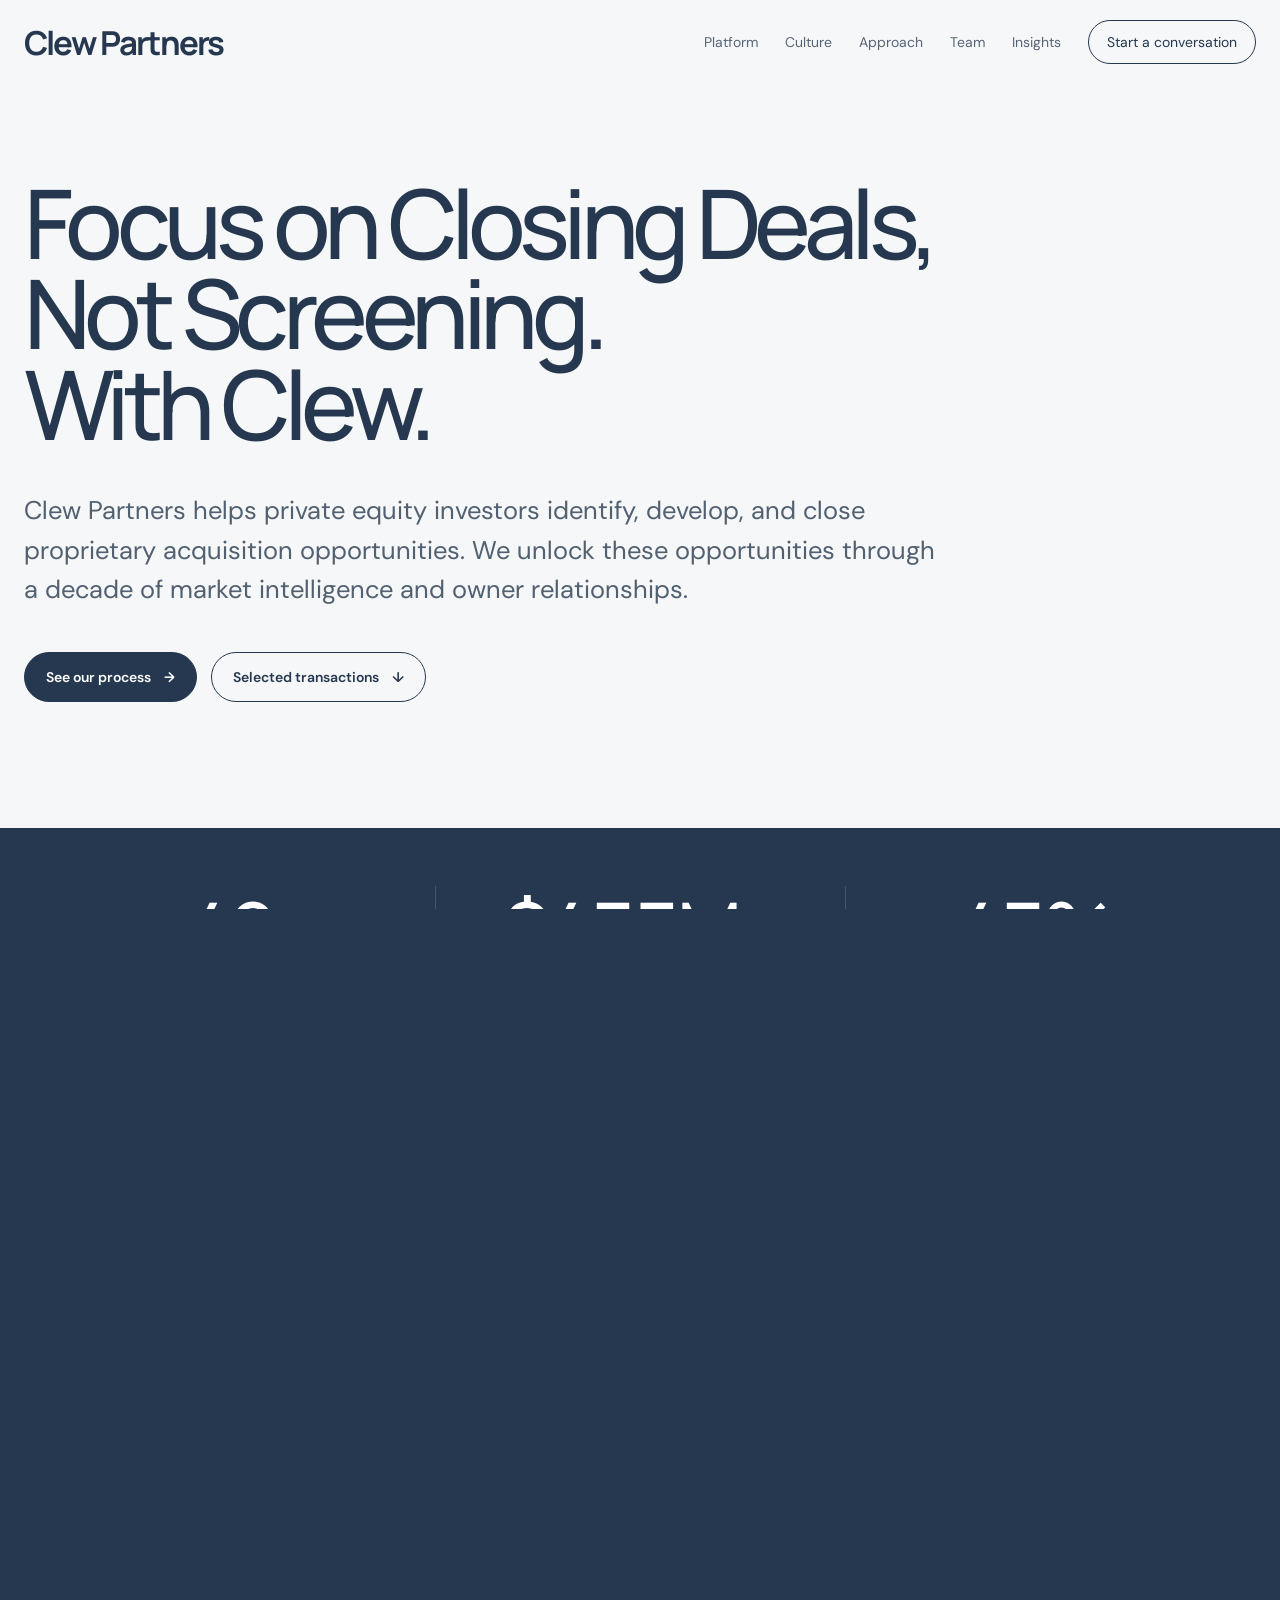
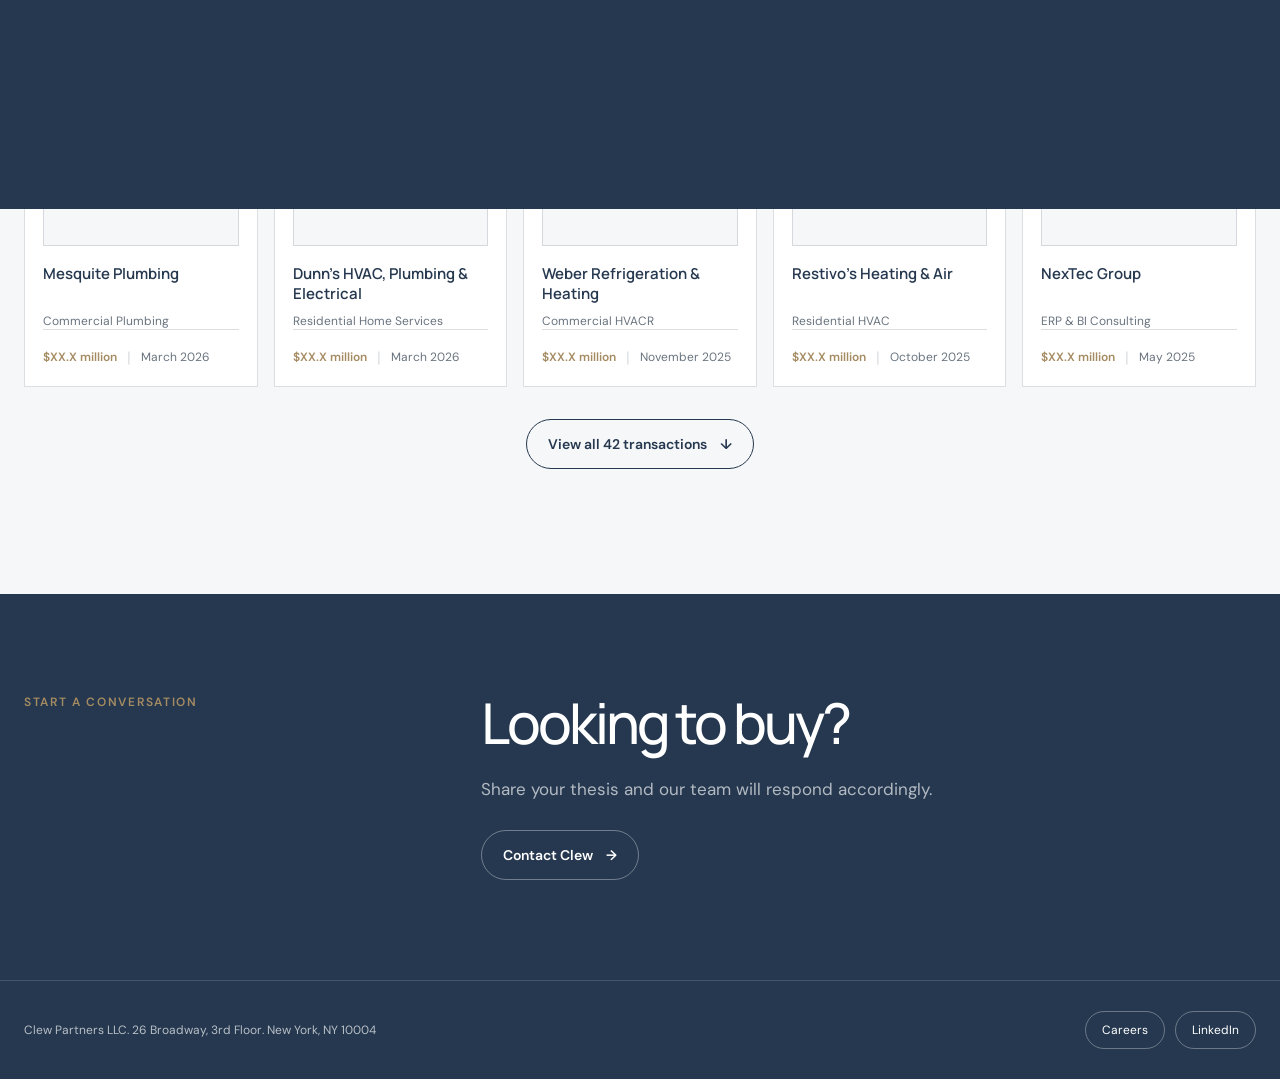
<file: index.html>
<!doctype html>
<html lang="en">
<head>
  <meta charset="utf-8">
  <meta name="viewport" content="width=device-width, initial-scale=1">
  <title>Clew Partners — Proprietary Acquisition Opportunities</title>
  <meta name="description" content="Clew Partners helps private equity investors identify, develop, and close proprietary acquisition opportunities.">
  <link rel="preconnect" href="https://fonts.googleapis.com">
  <link rel="preconnect" href="https://fonts.gstatic.com" crossorigin>
  <link href="https://fonts.googleapis.com/css2?family=DM+Sans:wght@400;500;600&family=Manrope:wght@400;500;600;700&display=swap" rel="stylesheet">
  <link rel="icon" type="image/svg+xml" href="data:image/svg+xml,%3Csvg xmlns='http://www.w3.org/2000/svg' viewBox='0 0 64 64'%3E%3Crect width='64' height='64' rx='16' fill='%2325384f'/%3E%3Cpath d='M46 20c-9-9-27-3-27 11 0 15 18 20 27 10' fill='none' stroke='%23a58b62' stroke-width='5' stroke-linecap='round'/%3E%3Cpath d='M44 41c5 2 8 5 10 10' fill='none' stroke='%23a58b62' stroke-width='3' stroke-linecap='round'/%3E%3C/svg%3E">
  <style>
    :root{--ink:#25384f;--ink-2:#3d5872;--ivory:#e7eaee;--paper:#f6f7f8;--gold:#a58b62;--muted:#69747f;--line:rgba(37,56,79,.16);--white:#fff;--max:1240px}
    *{box-sizing:border-box}html{scroll-behavior:smooth}body{margin:0;background:var(--paper);color:var(--ink);font-family:"DM Sans",sans-serif;overflow-x:hidden}a{color:inherit;text-decoration:none}button{font:inherit}
    .shell{width:min(calc(100% - 48px),var(--max));margin:auto}.nav{height:84px;display:flex;align-items:center;justify-content:space-between;position:relative;z-index:10}.brand{font:700 33px/1 "Manrope",sans-serif;letter-spacing:-.055em;white-space:nowrap}.brand small{display:block;font:500 8px/1.4 "DM Sans";letter-spacing:.22em;text-transform:uppercase;margin-top:5px}.navlinks{display:flex;gap:27px;font-size:14px;align-items:center}.navlinks a,.navlinks span{opacity:.76;transition:.2s}.navlinks a:hover{opacity:1}.navdrop{position:relative;padding:24px 0}.navdrop>span:after{content:none;margin-left:6px}.dropdown{position:absolute;top:62px;left:-18px;min-width:170px;background:white;border:1px solid var(--line);box-shadow:0 16px 36px rgba(37,56,79,.12);padding:9px;opacity:0;visibility:hidden;transform:translateY(-6px);transition:.2s}.dropdown a{display:block;padding:11px 12px}.dropdown a:hover{background:var(--paper)}.navdrop:hover .dropdown,.navdrop:focus-within .dropdown{opacity:1;visibility:visible;transform:none}.nav-cta{border:1px solid var(--ink);padding:12px 18px;border-radius:999px!important;opacity:1!important}.menu{display:none;background:none;border:0;font-size:24px;color:var(--ink)}
    .hero{min-height:calc(92vh - 84px);display:flex;align-items:center;position:relative;padding:84px 0 116px}.hero-copy{max-width:1200px}.hero h1{font:500 clamp(60px,7.5vw,108px)/.94 "Manrope";letter-spacing:-.068em;margin:0 0 42px;max-width:1200px}.hero h1 span{display:block;white-space:nowrap}.hero-copy>p{font-size:clamp(21px,2vw,27px);line-height:1.55;max-width:930px;color:#526171}.actions{display:flex;gap:14px;margin-top:42px}.btn{padding:15px 21px;border-radius:999px;border:1px solid var(--ink);display:inline-flex;align-items:center;gap:13px;font-size:14px;font-weight:600}.btn.primary{background:var(--ink);color:white}.btn span{transition:transform .2s}.btn:hover span{transform:translateX(4px)}
    .proof{background:var(--ink);color:white;padding:58px 0}.proof-grid{display:grid;grid-template-columns:repeat(3,1fr)}.stat{padding:8px 34px;border-left:1px solid rgba(255,255,255,.15);text-align:center}.stat:first-child{border-left:0}.stat strong{font:500 clamp(54px,6vw,82px)/.9 "Manrope";display:block;letter-spacing:-.055em}.stat span{display:block;margin:15px auto 0;color:rgba(255,255,255,.66);font-size:14px;line-height:1.4;max-width:230px}
    section{padding:125px 0}.section-head{display:grid;grid-template-columns:.7fr 1.3fr;gap:40px;margin-bottom:70px}.kicker{font-size:12px;text-transform:uppercase;letter-spacing:.14em;color:var(--gold);font-weight:600}.section-head h2{font:500 clamp(38px,4.4vw,66px)/1.02 "Manrope";letter-spacing:-.055em;margin:0;max-width:830px}.section-head p{color:var(--muted);font-size:17px;line-height:1.6;max-width:700px;margin:25px 0 0}
    .deals{background:var(--paper)}.deals-head{display:flex;align-items:end;justify-content:space-between;margin-bottom:34px}.deals-title{font-size:12px;text-transform:uppercase;letter-spacing:.14em;color:var(--gold);font-weight:600}.deals-count{font-size:13px;color:var(--muted)}.deal-grid{display:grid;grid-template-columns:repeat(5,1fr);gap:16px}.deal{background:white;border:1px solid var(--line);min-height:340px;padding:18px;display:flex;flex-direction:column;transition:transform .28s,box-shadow .28s}.deal:hover{transform:translateY(-7px);box-shadow:0 20px 45px rgba(37,56,79,.09)}.deal.extra{display:none}.deal-grid.expanded .deal.extra{display:flex}.sponsor-mark{width:100%;aspect-ratio:1/1;border:1px solid var(--line);display:grid;place-items:center;background:var(--paper);padding:24px;margin-bottom:18px}.sponsor-mark img{display:block;max-width:88%;max-height:72%;object-fit:contain}.sponsor-fallback{font:600 13px/1.3 "Manrope";letter-spacing:.04em;text-align:center;color:var(--ink)}.deal strong{font:600 15px/1.38 "Manrope";min-height:42px}.deal .industry{display:block;color:var(--muted);font-size:12px;line-height:1.35;margin-top:7px}.deal-meta{display:flex;align-items:center;gap:10px;margin-top:auto;padding-top:17px;border-top:1px solid var(--line);font-size:12px;white-space:nowrap}.deal-meta .value{color:var(--gold);font-weight:600}.deal-meta .separator{color:var(--line);font-size:16px}.deal-meta time{color:var(--muted)}.more-wrap{text-align:center;margin-top:32px}.more-btn{background:transparent;color:var(--ink);cursor:pointer}
    .closing{background:var(--ink);color:white;padding:100px 0}.closing .section-head{margin:0}.closing h2{color:white}.closing p{color:rgba(255,255,255,.65)}.closing .btn{border-color:rgba(255,255,255,.35);color:white;margin-top:26px}.footer{background:var(--ink);color:white;border-top:1px solid rgba(255,255,255,.14);padding:30px 0}.footer-row{display:flex;justify-content:space-between;font-size:12px;color:rgba(255,255,255,.55)}
    .reveal{opacity:0;transform:translateY(24px);transition:opacity .75s ease,transform .75s ease}.reveal.visible{opacity:1;transform:none}
    @media(max-width:980px){.navlinks{display:none}.menu{display:block}.proof-grid{grid-template-columns:repeat(3,1fr)}.section-head{grid-template-columns:1fr}.deal-grid{grid-template-columns:repeat(2,1fr)}}
    @media(max-width:600px){.shell{width:min(calc(100% - 28px),var(--max))}.nav{height:68px}.hero{min-height:auto;padding:76px 0 88px}.hero h1{font-size:clamp(38px,11vw,60px)}.hero-copy>p{font-size:20px}.proof-grid{grid-template-columns:1fr}.stat,.stat:first-child{padding:25px 0;border-left:0;border-top:1px solid rgba(255,255,255,.15)}.stat:first-child{border-top:0}.stat strong{font-size:56px}section{padding:86px 0}.section-head{margin-bottom:46px}.deal-grid{grid-template-columns:1fr}.deal{min-height:210px}.footer-row{flex-direction:column;gap:8px}.actions{flex-direction:column;align-items:flex-start}}
    @media(prefers-reduced-motion:reduce){html{scroll-behavior:auto}.reveal{opacity:1;transform:none;transition:none}}
  </style>
  <link rel="stylesheet" href="assets/motion.css">
</head>
<body>
  <header class="shell nav">
    <a class="brand" href="#">Clew Partners</a>
    <nav class="navlinks" aria-label="Primary navigation"><a class="active" href="index.html">Platform</a><a href="culture.html">Culture</a><a href="process.html">Approach</a><a href="team.html">Team</a><div class="navdrop"><button class="insights-trigger" type="button" aria-haspopup="true">Insights</button><div class="dropdown"><a href="buyer-insights.html">For Buyers</a><a href="seller-insights.html">For Sellers</a></div></div><a class="nav-cta" href="mailto:ingo@clewpartners.com">Start a conversation</a></nav>
    <button class="menu" aria-label="Open menu">☰</button>
  </header>

  <main>
    <div class="shell hero">
      <div class="hero-copy reveal">
        <h1><span>Focus on Closing Deals,</span><span>Not Screening.</span><span>With Clew.</span></h1>
        <p>Clew Partners helps private equity investors identify, develop, and close proprietary acquisition opportunities. We unlock these opportunities through a decade of market intelligence and owner relationships.</p>
        <div class="actions"><a class="btn primary" href="process.html">See our process <span>→</span></a><a class="btn" href="#transactions">Selected transactions <span>↓</span></a></div>
      </div>
    </div>

    <div class="proof"><div class="shell proof-grid">
      <div class="stat"><strong>42</strong><span>closed transactions</span></div>
      <div class="stat"><strong>$500M+</strong><span>aggregate enterprise value</span></div>
      <div class="stat"><strong>50%+</strong><span>closed transactions from existing seller relationships</span></div>
    </div></div>

    <section class="deals" id="transactions"><div class="shell">
      <div class="deals-head reveal"><div class="deals-title">Selected transactions</div><div class="deals-count">42 transactions shown</div></div>
      <div class="deal-grid">
        <article class="deal reveal"><div class="sponsor-mark"><span class="sponsor-fallback">Redwood Services</span></div><strong>Hendrick Heat, Air &amp; Plumbing</strong><span class="industry">Residential HVAC &amp; Plumbing</span><div class="deal-meta"><span class="value">$XX.X million</span><span class="separator" aria-hidden="true">|</span><time>July 2026</time></div></article>
        <article class="deal reveal"><div class="sponsor-mark"><span class="sponsor-fallback">Kelvin Group</span></div><strong>Mullally Bros.</strong><span class="industry">Industrial Refrigeration</span><div class="deal-meta"><span class="value">$XX.X million</span><span class="separator" aria-hidden="true">|</span><time>May 2026</time></div></article>
        <article class="deal reveal"><div class="sponsor-mark"><span class="sponsor-fallback">Redwood Services</span></div><strong>HELP!! Air Conditioning</strong><span class="industry">Residential HVAC</span><div class="deal-meta"><span class="value">$XX.X million</span><span class="separator" aria-hidden="true">|</span><time>May 2026</time></div></article>
        <article class="deal reveal"><div class="sponsor-mark"><span class="sponsor-fallback">Liberty Service Partners</span></div><strong>Arctic Breeze Air Conditioning &amp; Heating</strong><span class="industry">Residential HVAC</span><div class="deal-meta"><span class="value">$XX.X million</span><span class="separator" aria-hidden="true">|</span><time>April 2026</time></div></article>
        <article class="deal reveal"><div class="sponsor-mark"><span class="sponsor-fallback">Liberty Service Partners</span></div><strong>HVAC &amp; Plumbing Unlimited</strong><span class="industry">Residential HVAC &amp; Plumbing</span><div class="deal-meta"><span class="value">$XX.X million</span><span class="separator" aria-hidden="true">|</span><time>April 2026</time></div></article>
        <article class="deal reveal"><div class="sponsor-mark"><span class="sponsor-fallback">Ascension Property Services</span></div><strong>Mesquite Plumbing</strong><span class="industry">Commercial Plumbing</span><div class="deal-meta"><span class="value">$XX.X million</span><span class="separator" aria-hidden="true">|</span><time>March 2026</time></div></article>
        <article class="deal reveal"><div class="sponsor-mark"><span class="sponsor-fallback">Southern Home Services</span></div><strong>Dunn’s HVAC, Plumbing &amp; Electrical</strong><span class="industry">Residential Home Services</span><div class="deal-meta"><span class="value">$XX.X million</span><span class="separator" aria-hidden="true">|</span><time>March 2026</time></div></article>
        <article class="deal reveal"><div class="sponsor-mark"><span class="sponsor-fallback">Flow Service Partners</span></div><strong>Weber Refrigeration &amp; Heating</strong><span class="industry">Commercial HVACR</span><div class="deal-meta"><span class="value">$XX.X million</span><span class="separator" aria-hidden="true">|</span><time>November 2025</time></div></article>
        <article class="deal reveal"><div class="sponsor-mark"><span class="sponsor-fallback">Liberty Service Partners</span></div><strong>Restivo’s Heating &amp; Air</strong><span class="industry">Residential HVAC</span><div class="deal-meta"><span class="value">$XX.X million</span><span class="separator" aria-hidden="true">|</span><time>October 2025</time></div></article>
        <article class="deal reveal"><div class="sponsor-mark"><span class="sponsor-fallback">Evergreen Services Group</span></div><strong>NexTec Group</strong><span class="industry">ERP &amp; BI Consulting</span><div class="deal-meta"><span class="value">$XX.X million</span><span class="separator" aria-hidden="true">|</span><time>May 2025</time></div></article>
        <article class="deal reveal extra"><div class="sponsor-mark"><span class="sponsor-fallback">ABC Home Services</span></div><strong>Maglish Plumbing, Heating &amp; Electric</strong><span class="industry">Residential Home Services</span><div class="deal-meta"><span class="value">$XX.X million</span><span class="separator" aria-hidden="true">|</span><time>April 2025</time></div></article>
        <article class="deal reveal extra"><div class="sponsor-mark"><span class="sponsor-fallback">Granite Comfort</span></div><strong>Edwin Stipe</strong><span class="industry">Residential HVAC &amp; Plumbing</span><div class="deal-meta"><span class="value">$XX.X million</span><span class="separator" aria-hidden="true">|</span><time>December 2024</time></div></article>
        <article class="deal reveal extra"><div class="sponsor-mark"><span class="sponsor-fallback">NexCore</span></div><strong>DWC Mechanical</strong><span class="industry">Commercial HVAC</span><div class="deal-meta"><span class="value">$XX.X million</span><span class="separator" aria-hidden="true">|</span><time>November 2024</time></div></article>
        <article class="deal reveal extra"><div class="sponsor-mark"><span class="sponsor-fallback">A&amp;M Capital</span></div><strong>Georgia Air and Refrigeration Services</strong><span class="industry">Commercial Kitchen &amp; HVACR Services</span><div class="deal-meta"><span class="value">$XX.X million</span><span class="separator" aria-hidden="true">|</span><time>September 2024</time></div></article>
        <article class="deal reveal extra"><div class="sponsor-mark"><span class="sponsor-fallback">AWP Safety</span></div><strong>Washington &amp; Western Traffic Control</strong><span class="industry">Traffic Control Services</span><div class="deal-meta"><span class="value">$XX.X million</span><span class="separator" aria-hidden="true">|</span><time>July 2024</time></div></article>
        <article class="deal reveal extra"><div class="sponsor-mark"><span class="sponsor-fallback">Legacy Service Partners</span></div><strong>One Source Company of Brands</strong><span class="industry">Residential Home Services</span><div class="deal-meta"><span class="value">$XX.X million</span><span class="separator" aria-hidden="true">|</span><time>July 2024</time></div></article>
        <article class="deal reveal extra"><div class="sponsor-mark"><span class="sponsor-fallback">Advantage Services Group</span></div><strong>Central Air Heating, Cooling &amp; Plumbing</strong><span class="industry">Residential HVAC &amp; Plumbing</span><div class="deal-meta"><span class="value">$XX.X million</span><span class="separator" aria-hidden="true">|</span><time>February 2024</time></div></article>
        <article class="deal reveal extra"><div class="sponsor-mark"><span class="sponsor-fallback">Helix Traffic Solutions</span></div><strong>Roadway Traffic Control</strong><span class="industry">Traffic Management Services</span><div class="deal-meta"><span class="value">$XX.X million</span><span class="separator" aria-hidden="true">|</span><time>January 2024</time></div></article>
        <article class="deal reveal extra"><div class="sponsor-mark"><span class="sponsor-fallback">ARC Health</span></div><strong>Exult Healthcare</strong><span class="industry">Mental Healthcare</span><div class="deal-meta"><span class="value">$XX.X million</span><span class="separator" aria-hidden="true">|</span><time>January 2024</time></div></article>
        <article class="deal reveal extra"><div class="sponsor-mark"><span class="sponsor-fallback">RoadSafe Traffic Systems</span></div><strong>Dobie Supply</strong><span class="industry">Traffic Control Products</span><div class="deal-meta"><span class="value">$XX.X million</span><span class="separator" aria-hidden="true">|</span><time>November 2023</time></div></article>
        <article class="deal reveal extra"><div class="sponsor-mark"><span class="sponsor-fallback">Air Conditioning Specialist</span></div><strong>Service Air Eastern Shore</strong><span class="industry">Residential HVAC &amp; Plumbing</span><div class="deal-meta"><span class="value">$XX.X million</span><span class="separator" aria-hidden="true">|</span><time>November 2023</time></div></article>
        <article class="deal reveal extra"><div class="sponsor-mark"><span class="sponsor-fallback">Evergreen Services Group</span></div><strong>Alliance Solutions Group</strong><span class="industry">ERP Consulting</span><div class="deal-meta"><span class="value">$XX.X million</span><span class="separator" aria-hidden="true">|</span><time>October 2023</time></div></article>
        <article class="deal reveal extra"><div class="sponsor-mark"><span class="sponsor-fallback">ARC Health</span></div><strong>Denver Wellness Associates</strong><span class="industry">Mental Healthcare</span><div class="deal-meta"><span class="value">$XX.X million</span><span class="separator" aria-hidden="true">|</span><time>May 2023</time></div></article>
        <article class="deal reveal extra"><div class="sponsor-mark"><span class="sponsor-fallback">Service Champions Group</span></div><strong>M &amp; M Heating, Cooling, Plumbing &amp; Electrical</strong><span class="industry">Residential Home Services</span><div class="deal-meta"><span class="value">$XX.X million</span><span class="separator" aria-hidden="true">|</span><time>December 2022</time></div></article>
        <article class="deal reveal extra"><div class="sponsor-mark"><span class="sponsor-fallback">Legacy Service Partners</span></div><strong>C&amp;C Air Conditioning, Heating &amp; Plumbing</strong><span class="industry">Residential Home Services</span><div class="deal-meta"><span class="value">$XX.X million</span><span class="separator" aria-hidden="true">|</span><time>December 2022</time></div></article>
        <article class="deal reveal extra"><div class="sponsor-mark"><span class="sponsor-fallback">Helix Traffic Solutions</span></div><strong>Highway Intelligent Traffic Solutions</strong><span class="industry">Intelligent Traffic Systems</span><div class="deal-meta"><span class="value">$XX.X million</span><span class="separator" aria-hidden="true">|</span><time>November 2022</time></div></article>
        <article class="deal reveal extra"><div class="sponsor-mark"><span class="sponsor-fallback">Seaga Manufacturing</span></div><strong>Automated Merchandising Systems</strong><span class="industry">Automated Retail Equipment</span><div class="deal-meta"><span class="value">$XX.X million</span><span class="separator" aria-hidden="true">|</span><time>November 2022</time></div></article>
        <article class="deal reveal extra"><div class="sponsor-mark"><span class="sponsor-fallback">TurnPoint Services Group</span></div><strong>Comfort By Design</strong><span class="industry">Residential HVAC &amp; Fireplace Services</span><div class="deal-meta"><span class="value">$XX.X million</span><span class="separator" aria-hidden="true">|</span><time>October 2022</time></div></article>
        <article class="deal reveal extra"><div class="sponsor-mark"><span class="sponsor-fallback">Apex Service Partners</span></div><strong>Coastal Home Services</strong><span class="industry">Residential HVAC</span><div class="deal-meta"><span class="value">$XX.X million</span><span class="separator" aria-hidden="true">|</span><time>October 2022</time></div></article>
        <article class="deal reveal extra"><div class="sponsor-mark"><span class="sponsor-fallback">Evergreen Services Group</span></div><strong>Alta Vista Technology</strong><span class="industry">ERP Consulting</span><div class="deal-meta"><span class="value">$XX.X million</span><span class="separator" aria-hidden="true">|</span><time>July 2022</time></div></article>
        <article class="deal reveal extra"><div class="sponsor-mark"><span class="sponsor-fallback">Granite Comfort</span></div><strong>Anytime Heating, Cooling &amp; Plumbing</strong><span class="industry">Residential HVAC &amp; Plumbing</span><div class="deal-meta"><span class="value">$XX.X million</span><span class="separator" aria-hidden="true">|</span><time>April 2022</time></div></article>
        <article class="deal reveal extra"><div class="sponsor-mark"><span class="sponsor-fallback">LEARN Behavioral</span></div><strong>UP Autism</strong><span class="industry">Autism Treatment Services</span><div class="deal-meta"><span class="value">$XX.X million</span><span class="separator" aria-hidden="true">|</span><time>January 2022</time></div></article>
        <article class="deal reveal extra"><div class="sponsor-mark"><span class="sponsor-fallback">Blue Team Holdings</span></div><strong>Sendero Restoration Services</strong><span class="industry">Commercial Restoration &amp; Roofing</span><div class="deal-meta"><span class="value">$XX.X million</span><span class="separator" aria-hidden="true">|</span><time>December 2021</time></div></article>
        <article class="deal reveal extra"><div class="sponsor-mark"><span class="sponsor-fallback">Care Hospice</span></div><strong>Hospice at Home of Arizona</strong><span class="industry">Hospice Care</span><div class="deal-meta"><span class="value">$XX.X million</span><span class="separator" aria-hidden="true">|</span><time>December 2021</time></div></article>
        <article class="deal reveal extra"><div class="sponsor-mark"><span class="sponsor-fallback">Vita Spring IVD Fund</span></div><strong>QuantuMDx Group</strong><span class="industry">In-Vitro Diagnostics</span><div class="deal-meta"><span class="value">$XX.X million</span><span class="separator" aria-hidden="true">|</span><time>November 2021</time></div></article>
        <article class="deal reveal extra"><div class="sponsor-mark"><span class="sponsor-fallback">Unison Therapy Services</span></div><strong>The ABRITE Organization</strong><span class="industry">Autism Treatment Services</span><div class="deal-meta"><span class="value">$XX.X million</span><span class="separator" aria-hidden="true">|</span><time>November 2021</time></div></article>
        <article class="deal reveal extra"><div class="sponsor-mark"><span class="sponsor-fallback">Refresh Mental Health</span></div><strong>Serenity Trauma Healing Center</strong><span class="industry">Mental Healthcare</span><div class="deal-meta"><span class="value">$XX.X million</span><span class="separator" aria-hidden="true">|</span><time>August 2021</time></div></article>
        <article class="deal reveal extra"><div class="sponsor-mark"><span class="sponsor-fallback">Refresh Mental Health</span></div><strong>Center for Cognitive &amp; Behavioral Therapy</strong><span class="industry">Mental Healthcare</span><div class="deal-meta"><span class="value">$XX.X million</span><span class="separator" aria-hidden="true">|</span><time>June 2021</time></div></article>
        <article class="deal reveal extra"><div class="sponsor-mark"><span class="sponsor-fallback">Center for Social Dynamics</span></div><strong>JF Autism Services</strong><span class="industry">Autism Treatment Services</span><div class="deal-meta"><span class="value">$XX.X million</span><span class="separator" aria-hidden="true">|</span><time>May 2021</time></div></article>
        <article class="deal reveal extra"><div class="sponsor-mark"><span class="sponsor-fallback">RiverGlade Capital</span></div><strong>2nd Chance Treatment Centers</strong><span class="industry">Behavioral Healthcare</span><div class="deal-meta"><span class="value">$XX.X million</span><span class="separator" aria-hidden="true">|</span><time>April 2021</time></div></article>
        <article class="deal reveal extra"><div class="sponsor-mark"><span class="sponsor-fallback">Bristol Hospice</span></div><strong>Inland Regional Hospice</strong><span class="industry">Hospice Care</span><div class="deal-meta"><span class="value">$XX.X million</span><span class="separator" aria-hidden="true">|</span><time>March 2021</time></div></article>
        <article class="deal reveal extra"><div class="sponsor-mark"><span class="sponsor-fallback">LHC Group</span></div><strong>Grace Hospice of Oklahoma</strong><span class="industry">Hospice Care</span><div class="deal-meta"><span class="value">$XX.X million</span><span class="separator" aria-hidden="true">|</span><time>December 2020</time></div></article>
      </div>
      <div class="more-wrap reveal"><button class="btn more-btn" id="moreDeals" type="button" aria-expanded="false">View all 42 transactions <span>↓</span></button></div>
    </div></section>

    <section class="closing" id="contact"><div class="shell"><div class="section-head reveal"><div class="kicker">Start a conversation</div><div><h2>Looking to buy?</h2><p>Share your thesis and our team will respond accordingly.</p><a class="btn" href="mailto:ingo@clewpartners.com">Contact Clew <span>→</span></a></div></div></div></section>
  </main>
  <footer class="site-footer"><div class="shell site-footer-row"><span>Clew Partners LLC. 26 Broadway, 3rd Floor. New York, NY 10004</span><nav class="footer-actions" aria-label="Company links"><a href="mailto:ingo@clewpartners.com">Careers</a><a href="https://www.linkedin.com/company/clew-partners-llc" target="_blank" rel="noopener noreferrer">LinkedIn</a></nav></div></footer>
  <script>
    function logoFallback(img,label){const el=document.createElement('span');el.className='sponsor-fallback';el.textContent=label;img.replaceWith(el)}
    const io=new IntersectionObserver(entries=>entries.forEach(e=>{if(e.isIntersecting){e.target.classList.add('visible');if(e.target.closest('.cycle'))e.target.closest('.cycle').classList.add('in-view')}}),{threshold:.16});
    document.querySelectorAll('.reveal').forEach(el=>io.observe(el));
    document.querySelector('.hero-copy').classList.add('visible');
    document.getElementById('moreDeals').addEventListener('click',function(){const grid=document.querySelector('.deal-grid');const open=grid.classList.toggle('expanded');this.setAttribute('aria-expanded',String(open));this.innerHTML=open?'Show selected transactions <span>↑</span>':'View all 42 transactions <span>↓</span>';if(open)document.querySelectorAll('.deal.extra').forEach(el=>el.classList.add('visible'))});
  </script>
  <script src="assets/motion.js"></script>
</body>
</html>
</file>
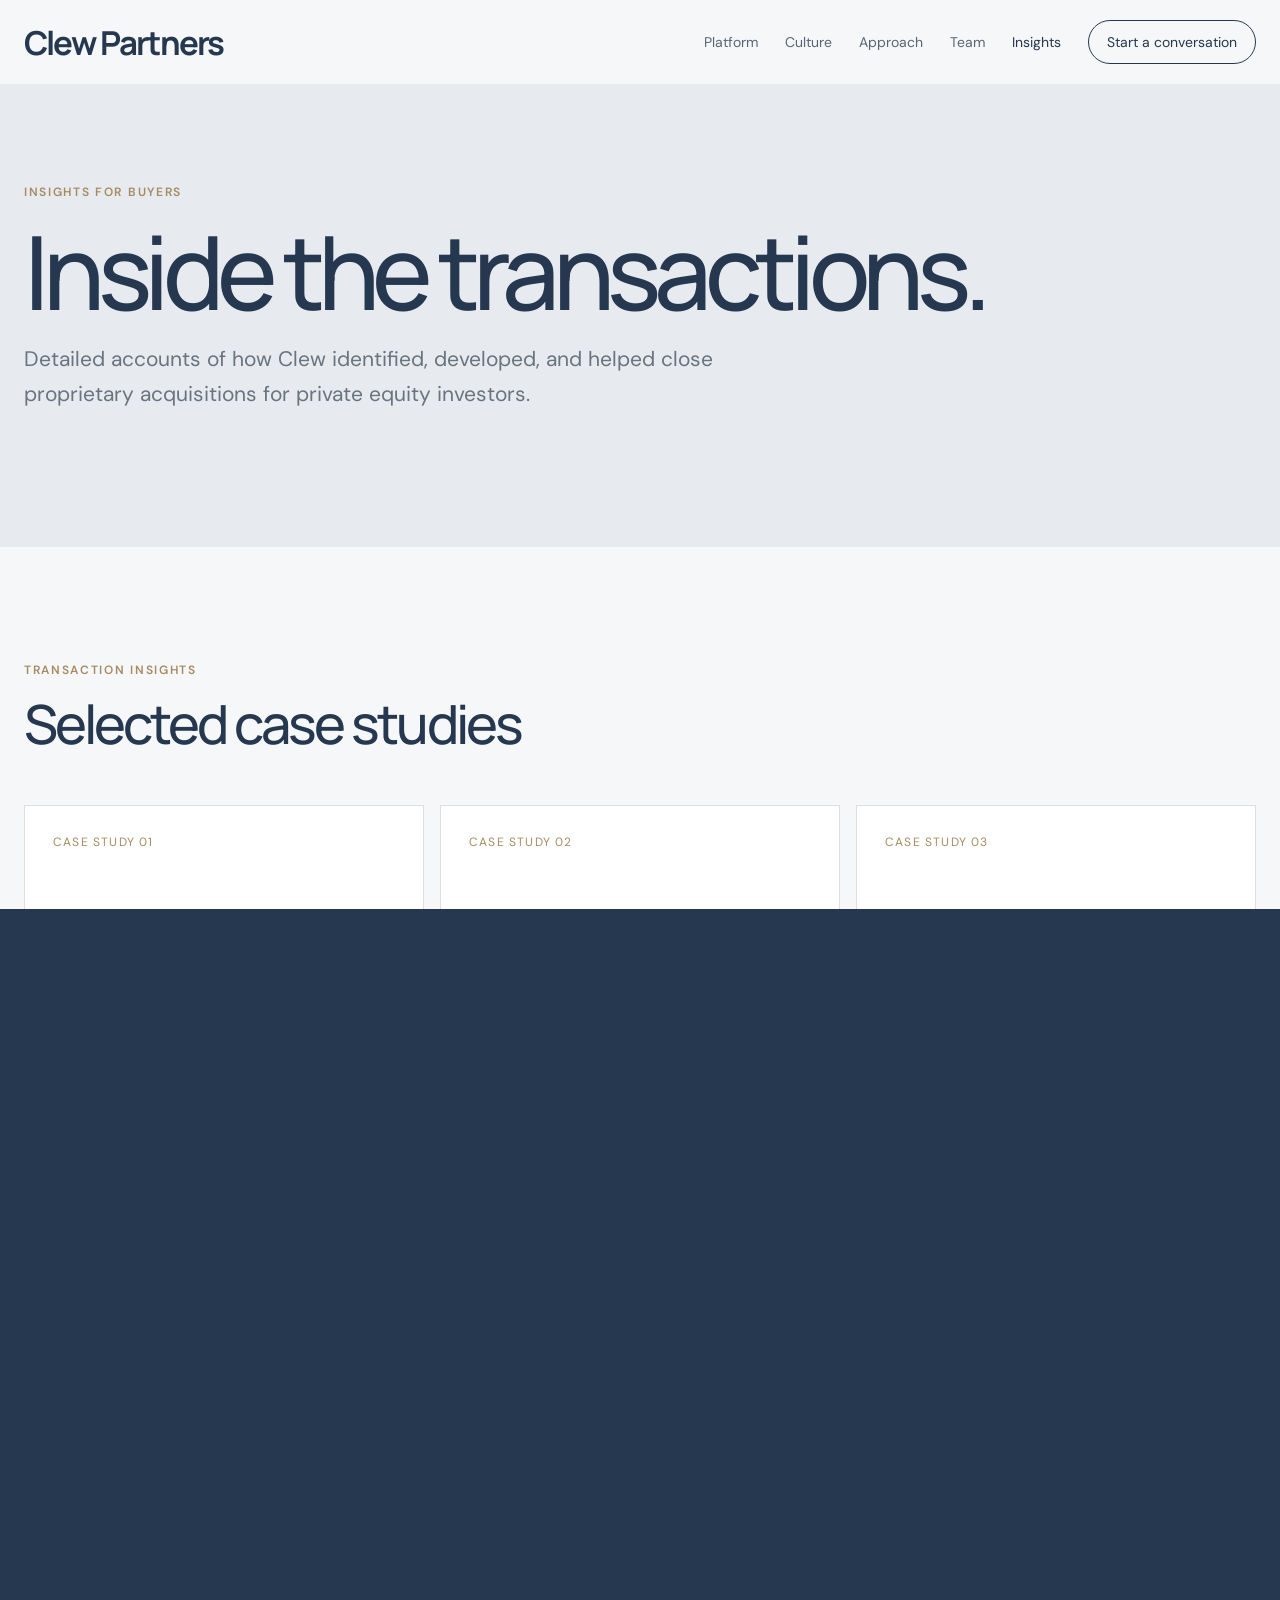
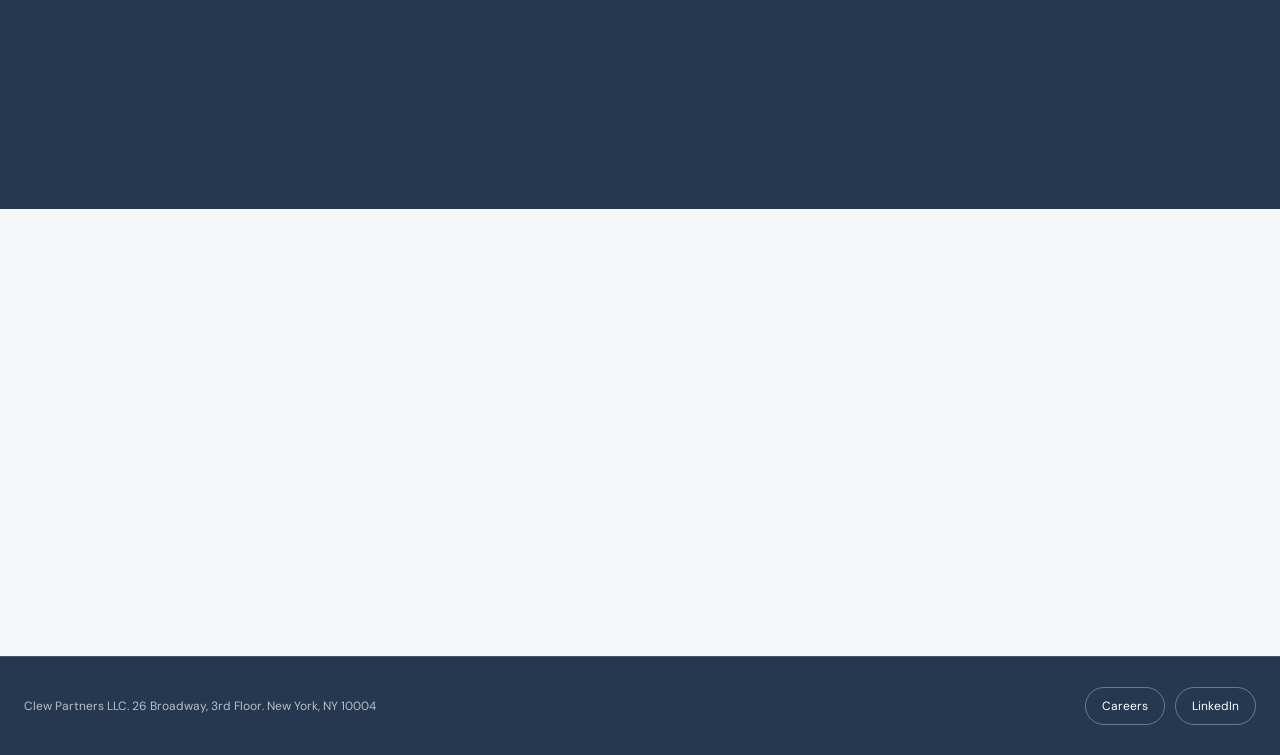
<file: buyer-insights.html>
<!doctype html><html lang="en"><head><meta charset="utf-8"><meta name="viewport" content="width=device-width,initial-scale=1"><title>Buyer Insights — Clew Partners</title><link rel="preconnect" href="https://fonts.googleapis.com"><link rel="preconnect" href="https://fonts.gstatic.com" crossorigin><link href="https://fonts.googleapis.com/css2?family=DM+Sans:wght@400;500;600&family=Manrope:wght@400;500;600;700&display=swap" rel="stylesheet"><link rel="stylesheet" href="assets/motion.css"><script defer src="assets/motion.js"></script><style>
:root{--n:#25384f;--m:#e7eaee;--p:#f6f7f8;--g:#a58b62;--u:#69747f;--l:rgba(37,56,79,.16);--x:1240px}*{box-sizing:border-box}body{margin:0;background:var(--p);color:var(--n);font-family:"DM Sans",sans-serif}a{color:inherit;text-decoration:none}.shell{width:min(calc(100% - 48px),var(--x));margin:auto}.nav{height:84px;display:flex;align-items:center;justify-content:space-between}.brand{font:700 33px/1 "Manrope",sans-serif;letter-spacing:-.055em;white-space:nowrap}.brand small{display:block;font-size:8px;letter-spacing:.22em;text-transform:uppercase;margin-top:5px}.navlinks{display:flex;gap:27px;font-size:14px;align-items:center}.navlinks a,.navlinks span{opacity:.76}.navdrop{position:relative;padding:24px 0}.navdrop>span:after{content:none;margin-left:6px}.dropdown{position:absolute;top:62px;left:-18px;min-width:170px;background:white;border:1px solid var(--l);box-shadow:0 16px 36px #25384f1f;padding:9px;opacity:0;visibility:hidden;z-index:4}.dropdown a{display:block;padding:11px 12px}.dropdown a:hover{background:var(--p)}.navdrop:hover .dropdown{opacity:1;visibility:visible}.nav-cta{border:1px solid var(--n);padding:12px 18px;border-radius:999px;opacity:1!important}.hero{padding:100px 0 115px;background:var(--m)}.k{font-size:12px;text-transform:uppercase;letter-spacing:.14em;color:var(--g);font-weight:600}.hero h1{font:500 clamp(62px,8vw,112px)/.92 "Manrope";letter-spacing:-.07em;margin:24px 0}.hero p{font-size:21px;line-height:1.65;color:var(--u);max-width:750px}.articles{padding:115px 0}.markets{padding:115px 0;background:var(--m)}.markets .grid{grid-template-columns:repeat(5,1fr)}.markets .card{min-height:300px}.markets .card h3{margin-top:42px;font-size:23px}.articles h2{font:500 54px/1 "Manrope";letter-spacing:-.055em;margin:18px 0 55px}.grid{display:grid;grid-template-columns:repeat(3,1fr);gap:16px}.card{background:white;border:1px solid var(--l);min-height:330px;padding:28px;display:flex;flex-direction:column;transition:.3s}.card:hover{transform:translateY(-8px);box-shadow:0 22px 45px #25384f17}.tag{color:var(--g);font-size:12px;text-transform:uppercase;letter-spacing:.1em}.card h3{font:500 26px/1.2 "Manrope";margin:55px 0 18px}.card p{color:var(--u);line-height:1.6}.card small{margin-top:auto;color:var(--u)}.foot{background:var(--n);color:#ffffff91;padding:30px 0;font-size:12px}@media(max-width:900px){.navlinks{display:none}.grid,.markets .grid{grid-template-columns:1fr 1fr}}@media(max-width:600px){.shell{width:calc(100% - 28px)}.grid,.markets .grid{grid-template-columns:1fr}.hero h1{font-size:62px}}</style></head><body>
<header class="shell nav"><a class="brand" href="index.html">Clew Partners</a><nav class="navlinks" aria-label="Primary navigation"><a href="index.html">Platform</a><a href="culture.html">Culture</a><a href="process.html">Approach</a><a href="team.html">Team</a><div class="navdrop"><button class="insights-trigger active" type="button" aria-haspopup="true">Insights</button><div class="dropdown"><a href="buyer-insights.html">For Buyers</a><a href="seller-insights.html">For Sellers</a></div></div><a class="nav-cta" href="mailto:ingo@clewpartners.com">Start a conversation</a></nav></header>
<main><section class="hero"><div class="shell"><div class="k">Insights for buyers</div><h1>Inside the transactions.</h1><p>Detailed accounts of how Clew identified, developed, and helped close proprietary acquisitions for private equity investors.</p></div></section><section class="articles"><div class="shell"><div class="k">Transaction insights</div><h2>Selected case studies</h2><div class="grid"><article class="card"><div class="tag">Case study 01</div><h3>Transaction article forthcoming</h3><p>Buyer, seller, thesis, sourcing process, and transaction outcome will be added here.</p><small>Read time forthcoming</small></article><article class="card"><div class="tag">Case study 02</div><h3>Transaction article forthcoming</h3><p>Buyer, seller, thesis, sourcing process, and transaction outcome will be added here.</p><small>Read time forthcoming</small></article><article class="card"><div class="tag">Case study 03</div><h3>Transaction article forthcoming</h3><p>Buyer, seller, thesis, sourcing process, and transaction outcome will be added here.</p><small>Read time forthcoming</small></article><article class="card"><div class="tag">Case study 04</div><h3>Transaction article forthcoming</h3><p>Buyer, seller, thesis, sourcing process, and transaction outcome will be added here.</p><small>Read time forthcoming</small></article><article class="card"><div class="tag">Case study 05</div><h3>Transaction article forthcoming</h3><p>Buyer, seller, thesis, sourcing process, and transaction outcome will be added here.</p><small>Read time forthcoming</small></article><article class="card"><div class="tag">Case study 06</div><h3>Transaction article forthcoming</h3><p>Buyer, seller, thesis, sourcing process, and transaction outcome will be added here.</p><small>Read time forthcoming</small></article></div></div></section><section class="markets"><div class="shell"><div class="k">Markets</div><h2>What we are seeing</h2><div class="grid"><article class="card"><div class="tag">Fire Protection</div><h3>The fire protection market</h3><p>Market observations, themes, and acquisition activity forthcoming.</p><small>Article forthcoming</small></article><article class="card"><div class="tag">Roofing</div><h3>The roofing market</h3><p>Market observations, themes, and acquisition activity forthcoming.</p><small>Article forthcoming</small></article><article class="card"><div class="tag">HVAC</div><h3>The HVAC market</h3><p>Market observations, themes, and acquisition activity forthcoming.</p><small>Article forthcoming</small></article><article class="card"><div class="tag">AEC</div><h3>The AEC market</h3><p>Market observations, themes, and acquisition activity forthcoming.</p><small>Article forthcoming</small></article><article class="card"><div class="tag">Paving</div><h3>The paving market</h3><p>Market observations, themes, and acquisition activity forthcoming.</p><small>Article forthcoming</small></article></div></div></section></main><footer class="site-footer"><div class="shell site-footer-row"><span>Clew Partners LLC. 26 Broadway, 3rd Floor. New York, NY 10004</span><nav class="footer-actions" aria-label="Company links"><a href="mailto:ingo@clewpartners.com">Careers</a><a href="https://www.linkedin.com/company/clew-partners-llc" target="_blank" rel="noopener noreferrer">LinkedIn</a></nav></div></footer></body></html>
</file>
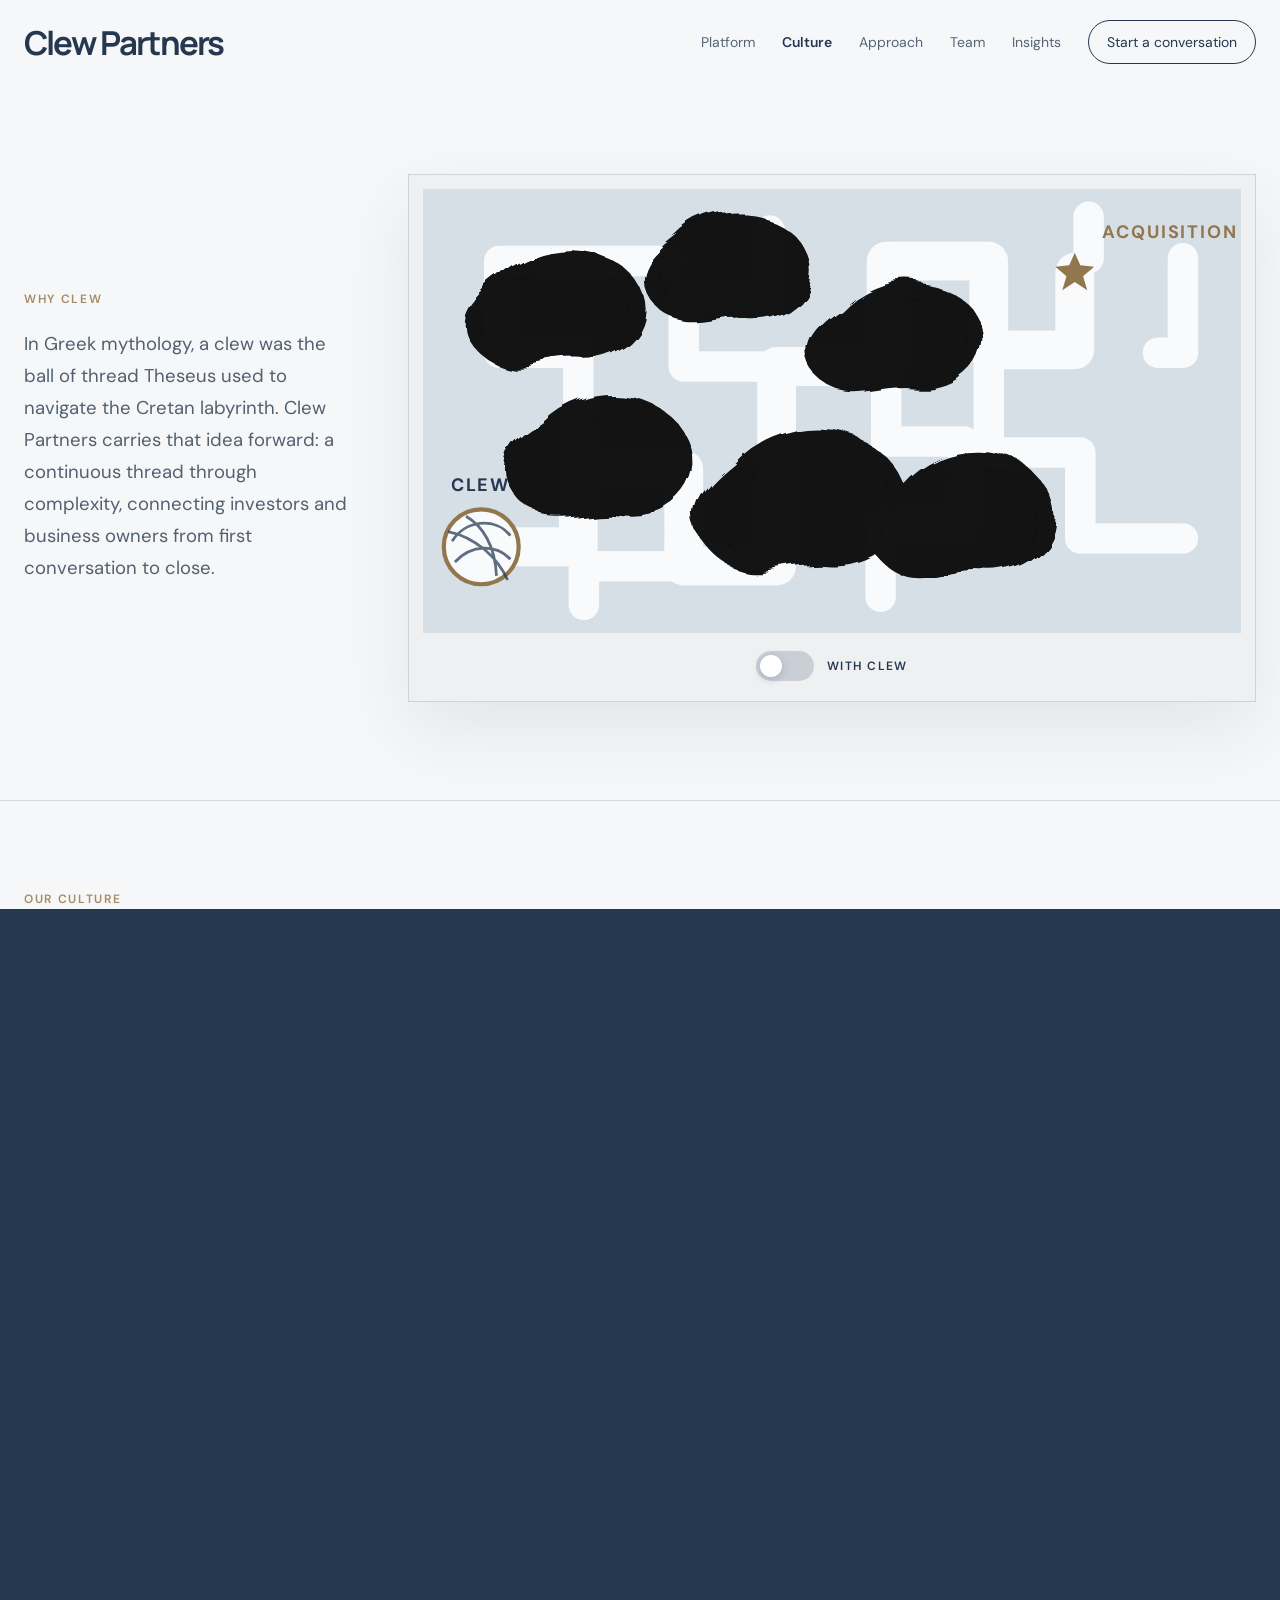
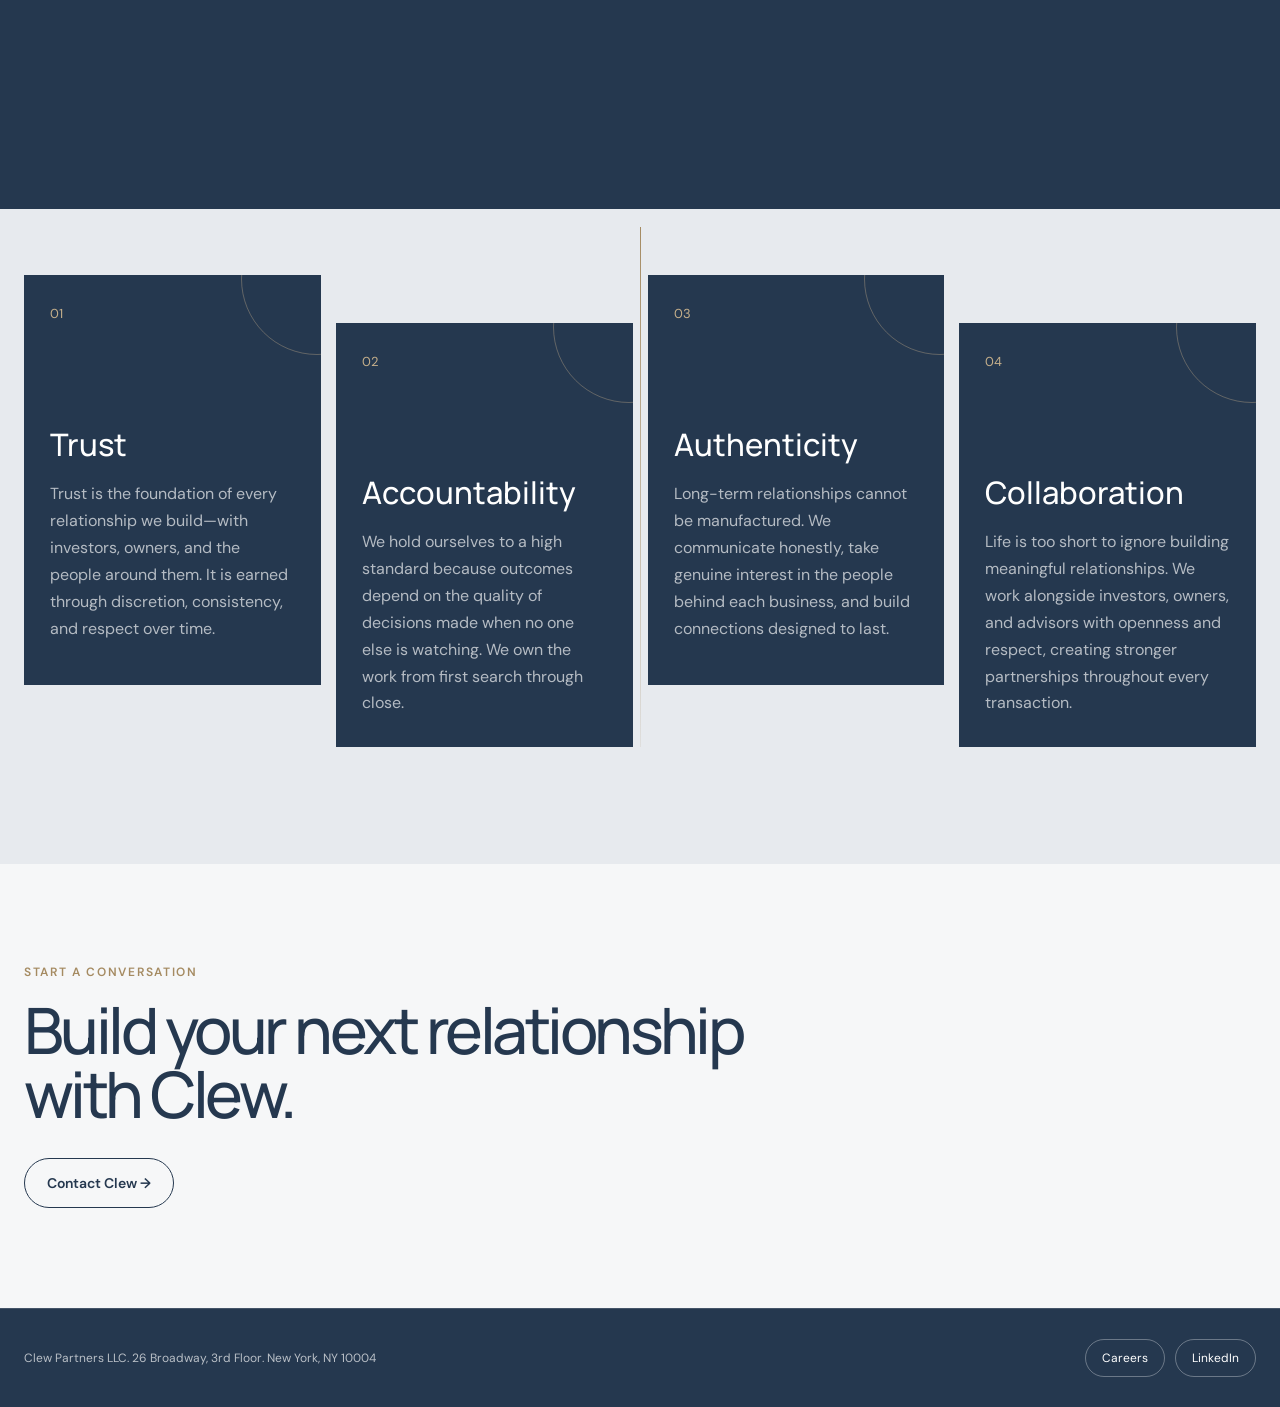
<file: culture.html>
<!doctype html>
<html lang="en"><head><meta charset="utf-8"><meta name="viewport" content="width=device-width,initial-scale=1">
<title>Culture — Clew Partners</title><meta name="description" content="The relationship-first principles that shape how Clew Partners works.">
<link rel="preconnect" href="https://fonts.googleapis.com"><link rel="preconnect" href="https://fonts.gstatic.com" crossorigin><link href="https://fonts.googleapis.com/css2?family=DM+Sans:wght@400;500;600&family=Manrope:wght@400;500;600;700&display=swap" rel="stylesheet">
<style>
:root{--navy:#25384f;--blue:#3d5872;--mist:#e7eaee;--paper:#f6f7f8;--gold:#a58b62;--muted:#69747f;--line:rgba(37,56,79,.16);--max:1240px}*{box-sizing:border-box}html{scroll-behavior:smooth}body{margin:0;background:var(--paper);color:var(--navy);font-family:"DM Sans",sans-serif}a{color:inherit;text-decoration:none}.shell{width:min(calc(100% - 48px),var(--max));margin:auto}.nav{height:84px;display:flex;align-items:center;justify-content:space-between}.brand{font:700 33px/1 "Manrope",sans-serif;letter-spacing:-.055em;white-space:nowrap}.brand small{display:block;font:500 8px/1.4 "DM Sans";letter-spacing:.22em;text-transform:uppercase;margin-top:5px}.navlinks{display:flex;gap:27px;font-size:14px;align-items:center}.navlinks a,.navlinks span{opacity:.76}.navlinks a:hover,.navlinks .active{opacity:1}.navlinks .active{font-weight:600}.navdrop{position:relative;padding:24px 0}.navdrop>span:after{content:none;margin-left:6px}.dropdown{position:absolute;top:62px;left:-18px;min-width:170px;background:white;border:1px solid var(--line);box-shadow:0 16px 36px rgba(37,56,79,.12);padding:9px;opacity:0;visibility:hidden;transform:translateY(-6px);transition:.2s;z-index:20}.dropdown a{display:block;padding:11px 12px}.dropdown a:hover{background:var(--paper)}.navdrop:hover .dropdown,.navdrop:focus-within .dropdown{opacity:1;visibility:visible;transform:none}.nav-cta{border:1px solid var(--navy);padding:12px 18px;border-radius:999px;opacity:1!important}
.kicker{font-size:12px;text-transform:uppercase;letter-spacing:.14em;color:var(--gold);font-weight:600}.origin{padding:74px 0 82px}.origin-frame{min-height:560px;display:grid;grid-template-columns:.56fr 1.44fr;align-items:center;gap:54px}.origin-copy{max-width:410px}.origin-copy p{font-size:clamp(17px,1.45vw,21px);line-height:1.72;color:#526171;margin:22px 0 0}.maze-panel{background:#eef0f2;border:1px solid var(--line);padding:14px 14px 20px;box-shadow:0 28px 70px rgba(37,56,79,.09)}.maze-top{display:flex;justify-content:space-between;align-items:center;margin-bottom:15px;font-size:11px;letter-spacing:.12em;text-transform:uppercase;color:var(--muted)}.maze{display:block;width:100%;height:auto;background:#d6dee6}.maze-corridor{fill:none;stroke:#f8fafb;stroke-width:28;stroke-linecap:round;stroke-linejoin:round}.maze-branch{fill:none;stroke:#f8fafb;stroke-width:22;stroke-linecap:round;stroke-linejoin:round}.maze-thread{fill:none;stroke:#92764d;stroke-width:5;stroke-linecap:round;stroke-linejoin:round;stroke-dasharray:1000;stroke-dashoffset:1000;transition:stroke-dashoffset 8s cubic-bezier(.4,0,.2,1) 1.35s}.thread-ball{transform-origin:42px 258px;transform-box:view-box;transition:transform 8s cubic-bezier(.4,0,.2,1)}.thread-ball .ball-fill{fill:#f8fafb;stroke:#92764d;stroke-width:3}.thread-ball path{fill:none;stroke:#25384f;stroke-width:2;opacity:.72}.paint-obscure{fill:#070a0e;stroke:#070a0e;stroke-width:12;opacity:.97;filter:url(#paintTexture);transition:opacity 2.2s ease}.maze-panel.is-on .paint-obscure{opacity:0}.maze-panel.is-on .maze-thread{stroke-dashoffset:0}.maze-panel.is-on .thread-ball{transform:rotate(-135deg) scale(.9)}.maze-label{font:700 13px "DM Sans";fill:#25384f;letter-spacing:.1em}.maze-control{display:flex;align-items:center;justify-content:center;gap:13px;margin-top:18px}.maze-control>span{font-size:12px;letter-spacing:.12em;text-transform:uppercase;color:var(--navy);font-weight:600}.maze-switch{position:relative;width:58px;height:30px;display:inline-block}.maze-switch input{position:absolute;opacity:0}.maze-slider{position:absolute;inset:0;background:#c9cfd5;border-radius:999px;cursor:pointer;transition:.3s}.maze-slider:before{content:"";position:absolute;width:22px;height:22px;left:4px;top:4px;border-radius:50%;background:white;box-shadow:0 2px 8px #25384f33;transition:.3s}.maze-switch input:checked+.maze-slider{background:var(--navy)}.maze-switch input:checked+.maze-slider:before{transform:translateX(28px)}.maze-switch input:focus-visible+.maze-slider{outline:3px solid rgba(165,139,98,.42);outline-offset:3px}.hero{min-height:calc(72vh - 84px);display:flex;align-items:center;padding:90px 0 120px;border-top:1px solid var(--line)}.hero h1{font:500 clamp(56px,7vw,100px)/.98 "Manrope";letter-spacing:-.035em;word-spacing:.08em;margin:24px 0 36px;max-width:1130px}.hero p{font-size:clamp(19px,1.8vw,24px);line-height:1.62;color:#526171;max-width:780px;margin:0}
.manifesto{background:var(--navy);color:white;padding:120px 0}.manifesto-grid{display:grid;grid-template-columns:.62fr 1.38fr;gap:70px}.manifesto blockquote{font:500 clamp(38px,4.8vw,68px)/1.08 "Manrope";letter-spacing:-.052em;margin:0}.manifesto blockquote em{font-style:normal;color:#c5af8b}.manifesto p{font-size:18px;line-height:1.75;color:rgba(255,255,255,.66);max-width:650px;margin:0 0 22px}
.values{padding:125px 0 165px;background:var(--mist);overflow:hidden}.values-head{display:grid;grid-template-columns:.62fr 1.38fr;gap:70px;margin-bottom:85px}.values h2{font:500 clamp(42px,5vw,72px)/1 "Manrope";letter-spacing:-.06em;margin:0}.value-grid{display:grid;grid-template-columns:repeat(4,1fr);gap:15px;align-items:start;perspective:1100px}.value{min-height:410px;background:var(--navy);color:white;padding:30px 26px;position:relative;overflow:hidden;opacity:0;transform:translateY(70px) rotateY(-8deg);transition:transform .65s cubic-bezier(.2,.8,.2,1),box-shadow .45s,opacity .65s}.value-grid.in-view .value{opacity:1;transform:translateY(var(--offset)) rotateY(0);transition-delay:calc(var(--i) * .12s)}.value:before{content:"";position:absolute;width:150px;height:150px;border:1px solid rgba(197,175,139,.38);border-radius:50%;right:-72px;top:-72px;transition:.55s}.value:hover,.value:focus-within{transform:translateY(calc(var(--offset) - 16px)) rotateX(2deg);box-shadow:0 28px 55px rgba(37,56,79,.22)}.value:hover:before,.value:focus-within:before{transform:scale(1.7);background:rgba(165,139,98,.08)}.value .number{color:#c5af8b;font-size:13px;margin-bottom:105px}.value h3{font:500 31px/1.1 "Manrope";margin:0 0 20px}.value p{font-size:16px;line-height:1.68;color:rgba(255,255,255,.66);margin:0;transition:.35s}.value:hover p,.value:focus-within p{color:white}
.standard{background:var(--mist);padding:116px 0}.standard-grid{display:grid;grid-template-columns:1fr 1fr;gap:90px;align-items:center}.standard h2{font:500 clamp(45px,5.5vw,78px)/.98 "Manrope";letter-spacing:-.06em;margin:20px 0 0}.standard-copy{border-left:1px solid var(--line);padding-left:55px}.standard-copy p{font-size:19px;line-height:1.72;color:#526171;margin:0}.standard-copy p+p{margin-top:22px}
.closing{padding:100px 0}.closing h2{font:500 clamp(42px,5vw,72px)/1 "Manrope";letter-spacing:-.055em;max-width:820px;margin:18px 0 0}.btn{display:inline-flex;margin-top:32px;border:1px solid var(--navy);border-radius:999px;padding:15px 22px;font-size:14px;font-weight:600}.footer{background:var(--navy);color:rgba(255,255,255,.58);padding:30px 0;font-size:12px}.footer-row{display:flex;justify-content:space-between}.reveal{opacity:0;transform:translateY(24px);transition:.75s}.reveal.visible{opacity:1;transform:none}
@media(max-width:900px){.navlinks{display:none}.origin-frame{grid-template-columns:1fr;gap:40px}.origin-copy{max-width:720px}.maze-panel{max-width:720px;width:100%;margin:auto}.values-head{grid-template-columns:1fr}.value-grid{grid-template-columns:1fr 1fr}.value-grid.in-view .value{--offset:0px!important}}@media(max-width:600px){.shell{width:calc(100% - 28px)}.nav{height:68px}.origin{padding-top:28px}.origin-frame{min-height:auto}.origin-copy{padding:10px 0 22px}.maze-panel{padding:14px}.maze-thread,.thread-ball{transition-duration:5.5s}.hero{min-height:auto;padding:80px 0 95px}.hero h1{font-size:54px}.values{padding:84px 0}.value-grid{grid-template-columns:1fr}.value{min-height:340px}.value .number{margin-bottom:70px}.footer-row{flex-direction:column;gap:8px}}@media(prefers-reduced-motion:reduce){.reveal{opacity:1;transform:none}.value{transition:none}.maze-thread,.thread-ball{transition:none}}
</style><link rel="stylesheet" href="assets/motion.css"></head><body>
<header class="shell nav"><a class="brand" href="index.html">Clew Partners</a><nav class="navlinks" aria-label="Primary navigation"><a href="index.html">Platform</a><a class="active" href="culture.html">Culture</a><a href="process.html">Approach</a><a href="team.html">Team</a><div class="navdrop"><button class="insights-trigger" type="button" aria-haspopup="true">Insights</button><div class="dropdown"><a href="buyer-insights.html">For Buyers</a><a href="seller-insights.html">For Sellers</a></div></div><a class="nav-cta" href="mailto:ingo@clewpartners.com">Start a conversation</a></nav></header>
<main>
<section class="origin"><div class="shell"><div class="origin-frame reveal"><div class="origin-copy"><div class="kicker">Why Clew</div><p>In Greek mythology, a clew was the ball of thread Theseus used to navigate the Cretan labyrinth. Clew Partners carries that idea forward: a continuous thread through complexity, connecting investors and business owners from first conversation to close.</p></div><div class="maze-panel" id="clewMaze"><svg class="maze" viewBox="0 0 590 320" role="img" aria-labelledby="mazeTitle mazeDesc"><title id="mazeTitle">Interactive Clew labyrinth</title><desc id="mazeDesc">Turn on Clew to unwind a ball of thread and trace the open route through the labyrinth to an acquisition.</desc><rect width="590" height="320" fill="#d6dee6"/><path class="maze-corridor" d="M68 258H112V202H188V272H255V128H334V52H408V116H470V60"/><path class="maze-branch" d="M112 202V118H55V52H176 M188 272H116V300 M255 128H188V76H250V30 M334 52V182H390V242H330V294 M408 116V190H474V252H548 M480 50V20 M548 50V118H530"/><defs><filter id="paintTexture"><feTurbulence type="fractalNoise" baseFrequency=".018" numOctaves="3" seed="9" result="noise"/><feDisplacementMap in="SourceGraphic" in2="noise" scale="18"/></filter></defs><g class="paint-obscure" aria-hidden="true"><path d="M58 68c25-27 72-25 91 2 16 23-5 49-36 47-28-2-47 16-70-5-18-17-4-30 15-44Z"/><path d="M187 40c24-25 67-22 82 5 13 23-9 45-36 42-24-3-43 13-61-7-14-16-1-28 15-40Z"/><path d="M92 174c29-29 80-23 94 10 12 27-14 50-44 45-28-5-52 14-70-11-14-20 1-31 20-44Z"/><path d="M230 205c31-35 88-32 108 3 17 30-10 61-46 58-33-3-56 18-79-8-18-21-3-37 17-53Z"/><path d="M304 90c25-28 72-25 90 4 15 25-8 49-38 46-27-3-47 14-67-8-15-18-2-30 15-42Z"/><path d="M350 217c26-31 76-29 94 2 15 27-9 53-41 50-29-3-51 16-71-8-16-19 0-33 18-44Z"/></g><path class="maze-thread" d="M68 258H112V202H188V272H255V128H334V52H408V116H470V60"/><g class="thread-ball" aria-hidden="true"><circle class="ball-fill" cx="42" cy="258" r="27"/><path d="M21 254c9-15 31-18 42-4M23 269c12-13 30-13 40-2M31 236c12 7 21 21 22 43M18 247c20 4 36 19 43 35"/></g><text class="maze-label" x="20" y="218">CLEW</text><polygon points="470,46 474,55 484,56 476,63 479,73 470,67 461,73 464,63 456,56 466,55" fill="#92764d"/><text class="maze-label acquisition-label" x="490" y="35" style="fill:#92764d;font-weight:700">ACQUISITION</text></svg><div class="maze-control"><label class="maze-switch"><input id="mazeToggle" type="checkbox" aria-label="Navigate the labyrinth with Clew"><span class="maze-slider"></span></label><span>With Clew</span></div></div></div></div></section>
<section class="hero"><div class="shell reveal"><div class="kicker">Our culture</div><h1>We measure our success on the trust we earn and opportunity we provide.</h1><p>Our experience gradually shaped this philosophy. For business owners, we earn that trust by treating a monumental life milestone with the seriousness it deserves. For investors, we provide that opportunity by opening doors to off-market, high-quality acquisitions before the broader market sees them.</p></div></section>
<section class="values"><div class="shell"><div class="values-head reveal"><div class="kicker">What guides us</div><h2>Principles made visible through the work.</h2></div><div class="value-grid">
<article class="value" style="--i:0;--offset:0px"><div class="number">01</div><h3>Trust</h3><p>Trust is the foundation of every relationship we build—with investors, owners, and the people around them. It is earned through discretion, consistency, and respect over time.</p></article>
<article class="value" style="--i:1;--offset:48px"><div class="number">02</div><h3>Accountability</h3><p>We hold ourselves to a high standard because outcomes depend on the quality of decisions made when no one else is watching. We own the work from first search through close.</p></article>
<article class="value" style="--i:2;--offset:0px"><div class="number">03</div><h3>Authenticity</h3><p>Long-term relationships cannot be manufactured. We communicate honestly, take genuine interest in the people behind each business, and build connections designed to last.</p></article>
<article class="value" style="--i:3;--offset:48px"><div class="number">04</div><h3>Collaboration</h3><p>Life is too short to ignore building meaningful relationships. We work alongside investors, owners, and advisors with openness and respect, creating stronger partnerships throughout every transaction.</p></article>
</div></div></section>
<section class="closing" id="contact"><div class="shell reveal"><div class="kicker">Start a conversation</div><h2>Build your next relationship with Clew.</h2><a class="btn" href="mailto:ingo@clewpartners.com">Contact Clew →</a></div></section>
</main><footer class="site-footer"><div class="shell site-footer-row"><span>Clew Partners LLC. 26 Broadway, 3rd Floor. New York, NY 10004</span><nav class="footer-actions" aria-label="Company links"><a href="mailto:ingo@clewpartners.com">Careers</a><a href="https://www.linkedin.com/company/clew-partners-llc" target="_blank" rel="noopener noreferrer">LinkedIn</a></nav></div></footer>
<script>const mazePanel=document.getElementById('clewMaze');document.getElementById('mazeToggle').addEventListener('change',e=>mazePanel.classList.toggle('is-on',e.target.checked));const io=new IntersectionObserver(es=>es.forEach(e=>{if(e.isIntersecting){e.target.classList.add('visible');if(e.target.classList.contains('value-grid'))e.target.classList.add('in-view')}}),{threshold:.12});document.querySelectorAll('.reveal,.value-grid').forEach(el=>io.observe(el));</script><script src="assets/motion.js"></script></body></html>
</file>
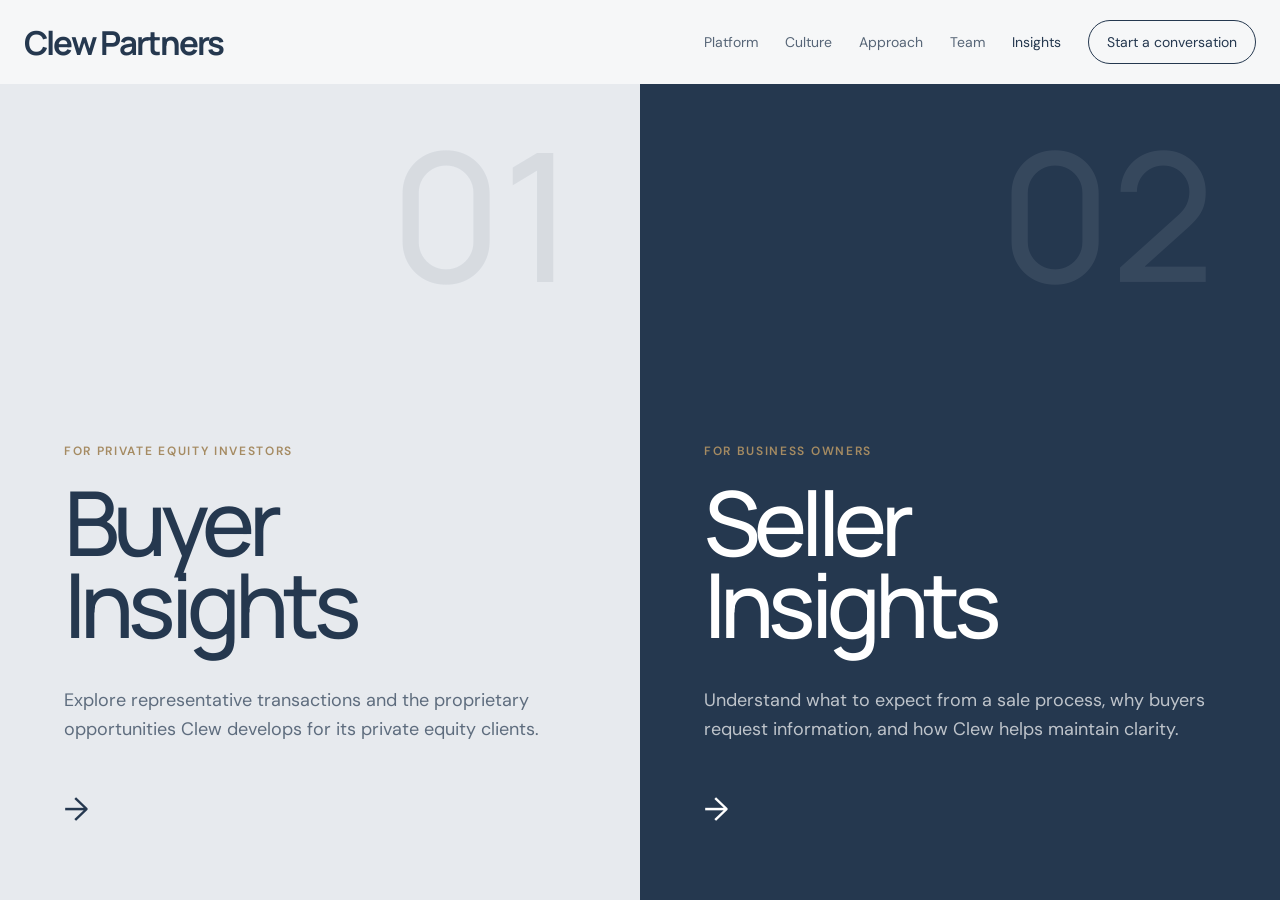
<file: insights.html>
<!doctype html><html lang="en"><head><meta charset="utf-8"><meta name="viewport" content="width=device-width,initial-scale=1"><title>Insights — Clew Partners</title><meta name="description" content="Clew Partners insights for private equity investors and business owners."><link rel="preconnect" href="https://fonts.googleapis.com"><link rel="preconnect" href="https://fonts.gstatic.com" crossorigin><link href="https://fonts.googleapis.com/css2?family=DM+Sans:wght@400;500;600&family=Manrope:wght@400;500;600;700&display=swap" rel="stylesheet"><style>
:root{--navy:#25384f;--blue:#3d5872;--paper:#f6f7f8;--gold:#a58b62;--line:rgba(37,56,79,.16)}*{box-sizing:border-box}body{margin:0;background:var(--paper);color:var(--navy);font-family:"DM Sans",sans-serif}a{color:inherit;text-decoration:none}.shell{width:min(calc(100% - 48px),1240px);margin:auto}.nav{height:84px;display:flex;align-items:center;justify-content:space-between}.brand{font:700 33px/1 "Manrope",sans-serif;letter-spacing:-.055em;white-space:nowrap}.brand small{display:block;font:500 8px/1.4 "DM Sans";letter-spacing:.22em;text-transform:uppercase;margin-top:5px}.navlinks{display:flex;gap:27px;font-size:14px;align-items:center}.navlinks a{opacity:.76}.navlinks a:hover,.navlinks .active{opacity:1}.navdrop{position:relative;padding:24px 0}.dropdown{position:absolute;top:62px;left:-18px;min-width:170px;background:white;border:1px solid var(--line);box-shadow:0 16px 36px rgba(37,56,79,.12);padding:9px;opacity:0;visibility:hidden;transform:translateY(-6px);transition:.2s;z-index:20}.dropdown a{display:block;padding:11px 12px}.navdrop:hover .dropdown,.navdrop:focus-within .dropdown{opacity:1;visibility:visible;transform:none}.nav-cta{border:1px solid var(--navy);padding:12px 18px;border-radius:999px;opacity:1!important}.split{min-height:calc(100vh - 84px);display:flex}.path{flex:1;position:relative;overflow:hidden;padding:70px clamp(28px,5vw,86px);display:flex;flex-direction:column;justify-content:flex-end;transition:flex .7s cubic-bezier(.2,.8,.2,1),background .5s,color .5s}.path:first-child{background:#e7eaee}.path:last-child{background:var(--navy);color:white}.path:hover,.path:focus{flex:1.35}.path .number{position:absolute;top:58px;right:65px;font:500 clamp(90px,14vw,220px)/.8 "Manrope";opacity:.08}.path .kicker{font-size:12px;letter-spacing:.14em;text-transform:uppercase;color:var(--gold);font-weight:600}.path h1{font:500 clamp(54px,7vw,104px)/.92 "Manrope";letter-spacing:-.065em;margin:22px 0}.path p{font-size:18px;line-height:1.65;max-width:520px;opacity:.7}.arrow{font-size:32px;margin-top:25px;display:inline-block;transition:transform .35s}.path:hover .arrow{transform:translateX(14px)}@media(max-width:900px){.navlinks{display:none}.split{flex-direction:column}.path{min-height:48vh}.path:hover{flex:1}}@media(prefers-reduced-motion:reduce){.path,.arrow{transition:none}}
</style><link rel="stylesheet" href="assets/motion.css"></head><body><header class="shell nav"><a class="brand" href="index.html">Clew Partners</a><nav class="navlinks" aria-label="Primary navigation"><a href="index.html">Platform</a><a href="culture.html">Culture</a><a href="process.html">Approach</a><a href="team.html">Team</a><div class="navdrop"><button class="insights-trigger active" type="button" aria-haspopup="true">Insights</button><div class="dropdown"><a href="buyer-insights.html">For Buyers</a><a href="seller-insights.html">For Sellers</a></div></div><a class="nav-cta" href="mailto:ingo@clewpartners.com">Start a conversation</a></nav></header><main class="split"><a class="path" href="buyer-insights.html"><span class="number">01</span><span class="kicker">For private equity investors</span><h1>Buyer<br>Insights</h1><p>Explore representative transactions and the proprietary opportunities Clew develops for its private equity clients.</p><span class="arrow">→</span></a><a class="path" href="seller-insights.html"><span class="number">02</span><span class="kicker">For business owners</span><h1>Seller<br>Insights</h1><p>Understand what to expect from a sale process, why buyers request information, and how Clew helps maintain clarity.</p><span class="arrow">→</span></a></main><script src="assets/motion.js"></script></body></html>
</file>
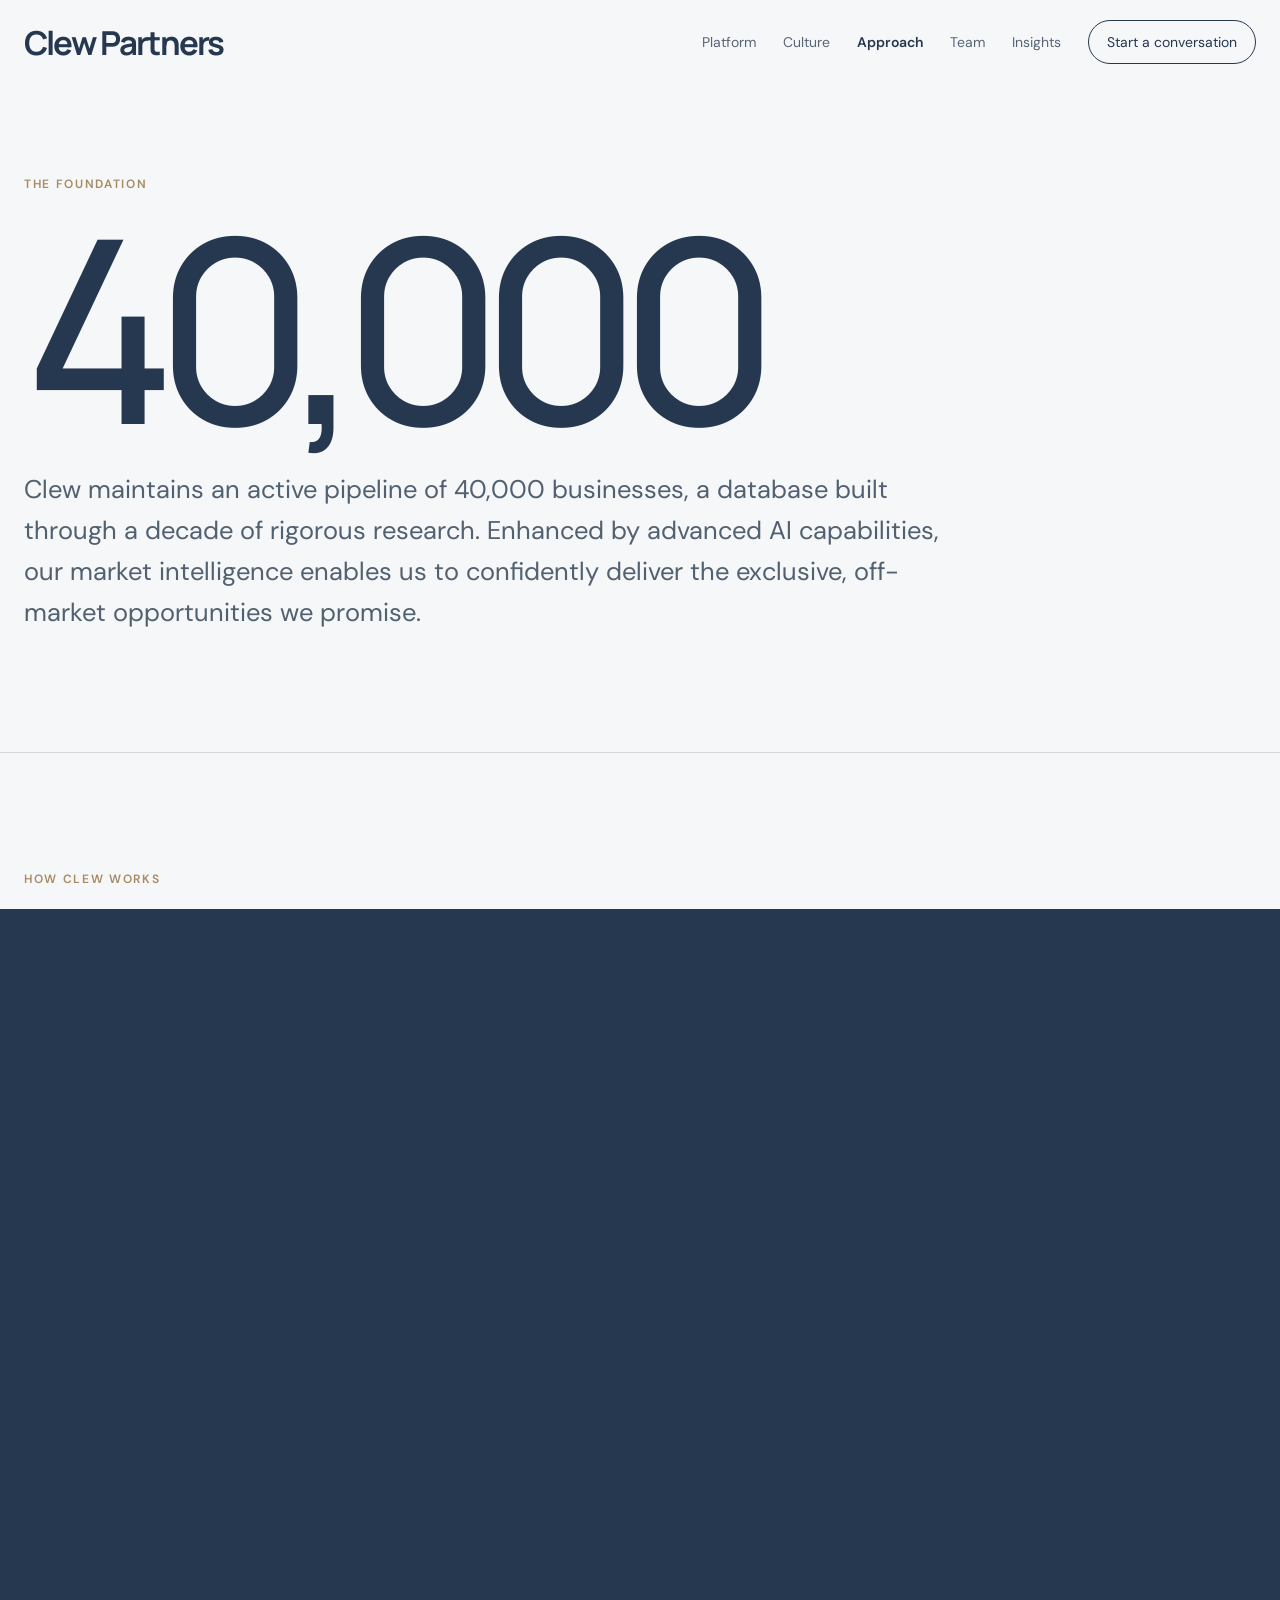
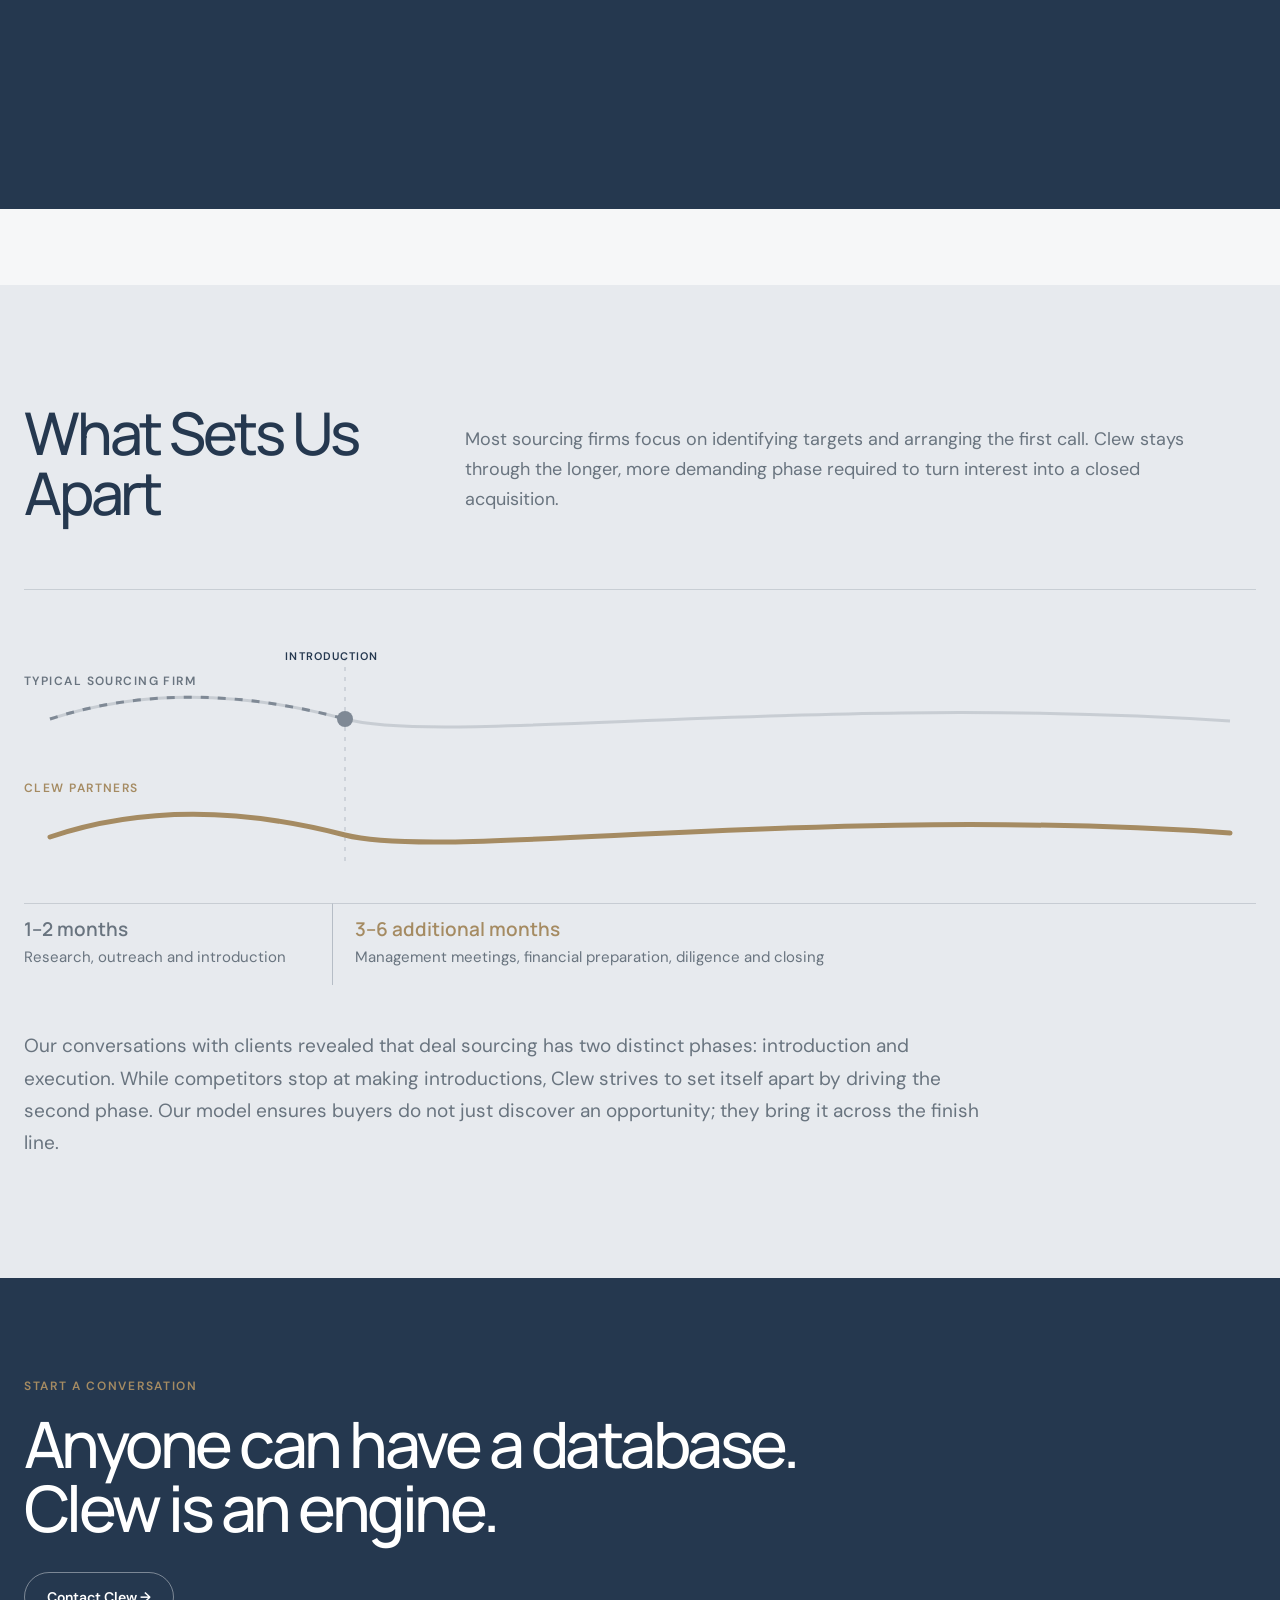
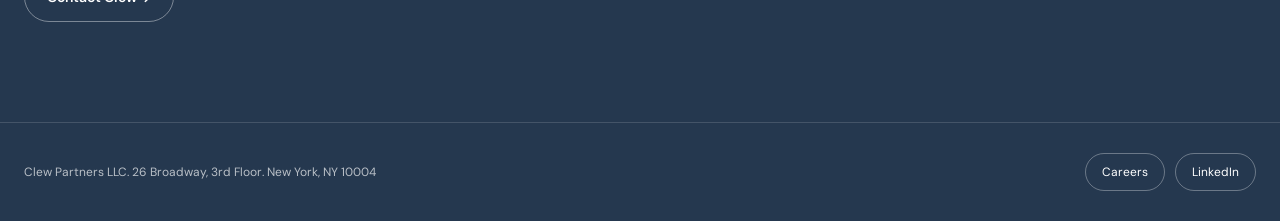
<file: process.html>
<!doctype html>
<html lang="en"><head><meta charset="utf-8"><meta name="viewport" content="width=device-width,initial-scale=1">
<title>Our Process — Clew Partners</title><meta name="description" content="How Clew Partners researches, develops, and closes proprietary acquisition opportunities.">
<link rel="preconnect" href="https://fonts.googleapis.com"><link rel="preconnect" href="https://fonts.gstatic.com" crossorigin><link href="https://fonts.googleapis.com/css2?family=DM+Sans:wght@400;500;600&family=Manrope:wght@400;500;600;700&display=swap" rel="stylesheet">
<style>
:root{--navy:#25384f;--blue:#3d5872;--mist:#e7eaee;--paper:#f6f7f8;--gold:#a58b62;--muted:#69747f;--line:rgba(37,56,79,.16);--max:1240px}*{box-sizing:border-box}html{scroll-behavior:smooth}body{margin:0;background:var(--paper);color:var(--navy);font-family:"DM Sans",sans-serif;overflow-x:hidden}a{color:inherit;text-decoration:none}.shell{width:min(calc(100% - 48px),var(--max));margin:auto}
.nav{height:84px;display:flex;align-items:center;justify-content:space-between}.brand{font:700 33px/1 "Manrope",sans-serif;letter-spacing:-.055em;white-space:nowrap}.brand small{display:block;font:500 8px/1.4 "DM Sans";letter-spacing:.22em;text-transform:uppercase;margin-top:5px}.navlinks{display:flex;gap:27px;font-size:14px;align-items:center}.navlinks a,.navlinks span{opacity:.76}.navlinks a:hover,.navlinks .active{opacity:1}.navlinks .active{font-weight:600}.navdrop{position:relative;padding:24px 0}.navdrop>span:after{content:none;margin-left:6px}.dropdown{position:absolute;top:62px;left:-18px;min-width:170px;background:white;border:1px solid var(--line);box-shadow:0 16px 36px rgba(37,56,79,.12);padding:9px;opacity:0;visibility:hidden;transform:translateY(-6px);transition:.2s;z-index:20}.dropdown a{display:block;padding:11px 12px}.dropdown a:hover{background:var(--paper)}.navdrop:hover .dropdown,.navdrop:focus-within .dropdown{opacity:1;visibility:visible;transform:none}.nav-cta{border:1px solid var(--navy);padding:12px 18px;border-radius:999px;opacity:1!important}
.kicker{font-size:12px;text-transform:uppercase;letter-spacing:.14em;color:var(--gold);font-weight:600}.research-hero{padding:92px 0 118px;border-bottom:1px solid var(--line)}.hero-grid{display:block;margin-top:38px}.big-number{font:500 clamp(120px,20vw,270px)/.75 "Manrope";letter-spacing:-.085em}.hero-copy{margin-top:48px;max-width:920px}.hero-copy p{font-size:clamp(20px,2vw,27px);line-height:1.6;color:#526171;margin:0}
section{padding:118px 0}.head{display:grid;grid-template-columns:.65fr 1.35fr;gap:60px;margin-bottom:66px}.head h2{font:500 clamp(40px,4.6vw,68px)/1.02 "Manrope";letter-spacing:-.055em;margin:0}.head p{font-size:18px;line-height:1.65;color:var(--muted);margin:22px 0 0;max-width:760px}
.comparison{background:var(--mist)}.comparison .kicker{display:inline-block;font-size:15px;letter-spacing:.16em;color:var(--navy);border-bottom:2px solid var(--gold);padding-bottom:8px}.chart{border-top:1px solid var(--line);padding-top:45px}.chart-area{height:350px;position:relative}.chart svg{width:100%;height:235px;overflow:visible}.base{fill:none;stroke:rgba(37,56,79,.16);stroke-width:3}.competitor{fill:none;stroke:#7f8995;stroke-width:3;stroke-dasharray:8 9;stroke-dashoffset:340}.clew{fill:none;stroke:var(--gold);stroke-width:5;stroke-linecap:round;stroke-dasharray:1400;stroke-dashoffset:1400}.divider{stroke:rgba(37,56,79,.25);stroke-dasharray:4 6}.in-view .competitor{animation:short .9s ease forwards}.in-view .clew{animation:long 2.4s ease forwards}.stop{fill:#7f8995;opacity:0}.in-view .stop{animation:show .25s forwards .85s}.label{position:absolute;left:0;font-size:12px;text-transform:uppercase;letter-spacing:.12em;font-weight:600}.label.one{top:38px;color:#69747f}.label.two{top:145px;color:var(--gold)}.handoff{position:absolute;left:25%;top:14px;transform:translateX(-50%);font-size:11px;text-transform:uppercase;letter-spacing:.1em;font-weight:600}.phases{display:grid;grid-template-columns:1fr 3fr;position:absolute;bottom:0;left:0;right:0}.phase{border-top:1px solid var(--line);padding:14px 18px 0 0;font-size:15px;line-height:1.45;color:var(--muted);min-height:82px}.phase:last-child{border-left:1px solid rgba(37,56,79,.25);padding-left:22px}.phase strong{display:block;font:600 19px/1.2 "Manrope";margin-bottom:6px}.phase:last-child strong{color:var(--gold)}.timeline-note{margin-top:45px;max-width:980px}.timeline-note p{font-size:19px;line-height:1.7;color:var(--muted);margin:0}
.funnel{max-width:1120px;margin:42px auto 0}.funnel-bottom{text-align:center}.funnel-bottom strong{font:500 clamp(58px,7vw,94px)/.9 "Manrope";letter-spacing:-.055em;color:var(--gold)}.funnel-bottom span{display:block;color:var(--muted);font-size:18px;margin-top:14px}.funnel-body{margin:0 auto 34px;display:flex;flex-direction:column;align-items:center;gap:10px}.funnel-step{width:var(--w);background:var(--navy);color:white;position:relative;display:grid;place-items:center;min-height:106px;padding:22px 34px;clip-path:polygon(3% 0,97% 0,94% 100%,6% 100%);opacity:0;transform:translateY(28px) scale(.97);transition:min-height .42s cubic-bezier(.2,.8,.2,1),transform .42s,background .3s,opacity .65s}.funnel.in-view .funnel-step{opacity:1;transform:none;transition-delay:calc(var(--i) * .11s)}.funnel-step:hover,.funnel-step:focus{min-height:158px;transform:scale(1.018);background:var(--blue);outline:none;transition-delay:0s}.num{position:absolute;left:7%;top:50%;transform:translateY(-50%);font-size:13px;color:#c5af8b}.funnel-step h3{font:500 clamp(29px,3.5vw,48px)/1 "Manrope";letter-spacing:-.04em;margin:0;transition:transform .35s}.funnel-step p{position:absolute;left:12%;right:12%;bottom:22px;text-align:center;font-size:15px;line-height:1.5;color:rgba(255,255,255,.82);margin:0;opacity:0;transform:translateY(12px);transition:.35s}.funnel-step:hover h3,.funnel-step:focus h3{transform:translateY(-27px)}.funnel-step:hover p,.funnel-step:focus p{opacity:1;transform:none}
.closing{padding:100px 0;background:var(--navy);color:white}.closing h2{font:500 clamp(42px,5vw,72px)/1 "Manrope";letter-spacing:-.055em;max-width:820px;margin:18px 0 0}.btn{display:inline-flex;margin-top:32px;border:1px solid rgba(255,255,255,.4);border-radius:999px;padding:15px 22px;font-size:14px;font-weight:600}.footer{background:var(--navy);color:rgba(255,255,255,.58);border-top:1px solid rgba(255,255,255,.14);padding:30px 0;font-size:12px}.footer-row{display:flex;justify-content:space-between}.reveal{opacity:0;transform:translateY(24px);transition:.75s}.reveal.visible{opacity:1;transform:none}@keyframes long{to{stroke-dashoffset:0}}@keyframes short{to{stroke-dashoffset:0}}@keyframes show{to{opacity:1}}
@media(max-width:900px){.navlinks{display:none}.hero-grid,.head{grid-template-columns:1fr}.chart-area{overflow-x:auto}.chart svg,.phases{min-width:900px}.handoff{left:225px}.timeline-note{grid-template-columns:1fr}.funnel-step{width:100%!important;clip-path:none;grid-template-columns:55px 180px 1fr}}@media(max-width:600px){.shell{width:calc(100% - 28px)}.nav{height:68px}.research-hero{padding:68px 0 80px}.big-number{font-size:108px}.hero-copy p{font-size:18px}section{padding:84px 0}.funnel-step{grid-template-columns:38px 1fr;padding:22px 20px}.funnel-step p{grid-column:2}.footer-row{flex-direction:column;gap:8px}}@media(prefers-reduced-motion:reduce){.competitor,.clew{stroke-dashoffset:0!important;animation:none!important}.reveal{opacity:1;transform:none}}
</style><link rel="stylesheet" href="assets/motion.css"></head><body>
<header class="shell nav"><a class="brand" href="index.html">Clew Partners</a><nav class="navlinks" aria-label="Primary navigation"><a href="index.html">Platform</a><a href="culture.html">Culture</a><a class="active" href="process.html">Approach</a><a href="team.html">Team</a><div class="navdrop"><button class="insights-trigger" type="button" aria-haspopup="true">Insights</button><div class="dropdown"><a href="buyer-insights.html">For Buyers</a><a href="seller-insights.html">For Sellers</a></div></div><a class="nav-cta" href="mailto:ingo@clewpartners.com">Start a conversation</a></nav></header>
<main>
<section class="research-hero"><div class="shell"><div class="kicker">The foundation</div><div class="hero-grid"><div class="big-number reveal">40,000</div><div class="hero-copy reveal"><p>Clew maintains an active pipeline of 40,000 businesses, a database built through a decade of rigorous research. Enhanced by advanced AI capabilities, our market intelligence enables us to confidently deliver the exclusive, off-market opportunities we promise.</p></div></div></div></section>
<section><div class="shell"><div class="kicker reveal">How Clew works</div><div class="funnel reveal"><div class="funnel-body">
<article class="funnel-step" tabindex="0" style="--w:100%;--i:0"><div class="num">01</div><h3>Research</h3><p>Analyze businesses online, assess their viability, and prepare for outreach.</p></article>
<article class="funnel-step" tabindex="0" style="--w:92%;--i:1"><div class="num">02</div><h3>Connect</h3><p>Establish a relationship with the owner and build a core business profile.</p></article>
<article class="funnel-step" tabindex="0" style="--w:84%;--i:2"><div class="num">03</div><h3>Introduce</h3><p>Present a qualified opportunity to the right buyer after owner permission is granted and appropriate NDAs are signed.</p></article>
<article class="funnel-step" tabindex="0" style="--w:76%;--i:3"><div class="num">04</div><h3>Observe</h3><p>Bring the buyer and owner together in person to strengthen the relationship and test strategic and cultural fit.</p></article>
<article class="funnel-step" tabindex="0" style="--w:68%;--i:4"><div class="num">05</div><h3>Diligence</h3><p>Translate buyer requests, organize financial and operating information, resolve slowdowns, and keep both parties moving through each round of review.</p></article>
<article class="funnel-step" tabindex="0" style="--w:60%;--i:5"><div class="num">06</div><h3>Close</h3><p>Remain engaged through the final decisions, documentation, and coordination required to complete the transaction.</p></article>
</div><div class="funnel-bottom"><strong>42 closed deals</strong><span>$500 million TEV</span></div></div></div></section>
<section class="comparison"><div class="shell"><div class="head reveal"><h2>What Sets Us Apart</h2><div><p>Most sourcing firms focus on identifying targets and arranging the first call. Clew stays through the longer, more demanding phase required to turn interest into a closed acquisition.</p></div></div><div class="chart reveal"><div class="chart-area"><div class="label one">Typical sourcing firm</div><div class="label two">Clew Partners</div><div class="handoff">Introduction</div><svg viewBox="0 0 1200 235" role="img" aria-label="Typical firms stop after the first quarter of the timeline while Clew continues through close"><line class="divider" x1="305" y1="22" x2="305" y2="226"/><path class="base" d="M10 84 C105 53 205 57 305 84 S770 58 1190 86"/><path class="competitor" d="M10 84 C105 53 205 57 305 84"/><circle class="stop" cx="305" cy="84" r="8"/><path class="base" d="M10 202 C105 170 205 174 305 200 S770 169 1190 198"/><path class="clew" d="M10 202 C105 170 205 174 305 200 S770 169 1190 198"/></svg><div class="phases"><div class="phase"><strong>1–2 months</strong>Research, outreach and introduction</div><div class="phase"><strong>3–6 additional months</strong>Management meetings, financial preparation, diligence and closing</div></div></div><div class="timeline-note"><p>Our conversations with clients revealed that deal sourcing has two distinct phases: introduction and execution. While competitors stop at making introductions, Clew strives to set itself apart by driving the second phase. Our model ensures buyers do not just discover an opportunity; they bring it across the finish line.</p></div></div></div></section>
<section class="closing" id="contact"><div class="shell reveal"><div class="kicker">Start a conversation</div><h2>Anyone can have a database. Clew is an engine.</h2><a class="btn" href="mailto:ingo@clewpartners.com">Contact Clew →</a></div></section>
</main><footer class="site-footer"><div class="shell site-footer-row"><span>Clew Partners LLC. 26 Broadway, 3rd Floor. New York, NY 10004</span><nav class="footer-actions" aria-label="Company links"><a href="mailto:ingo@clewpartners.com">Careers</a><a href="https://www.linkedin.com/company/clew-partners-llc" target="_blank" rel="noopener noreferrer">LinkedIn</a></nav></div></footer>
<script>const io=new IntersectionObserver(es=>es.forEach(e=>{if(e.isIntersecting){e.target.classList.add('visible');if(e.target.classList.contains('chart')||e.target.classList.contains('funnel'))e.target.classList.add('in-view')}}),{threshold:.12});document.querySelectorAll('.reveal').forEach(el=>io.observe(el));</script><script src="assets/motion.js"></script></body></html>
</file>
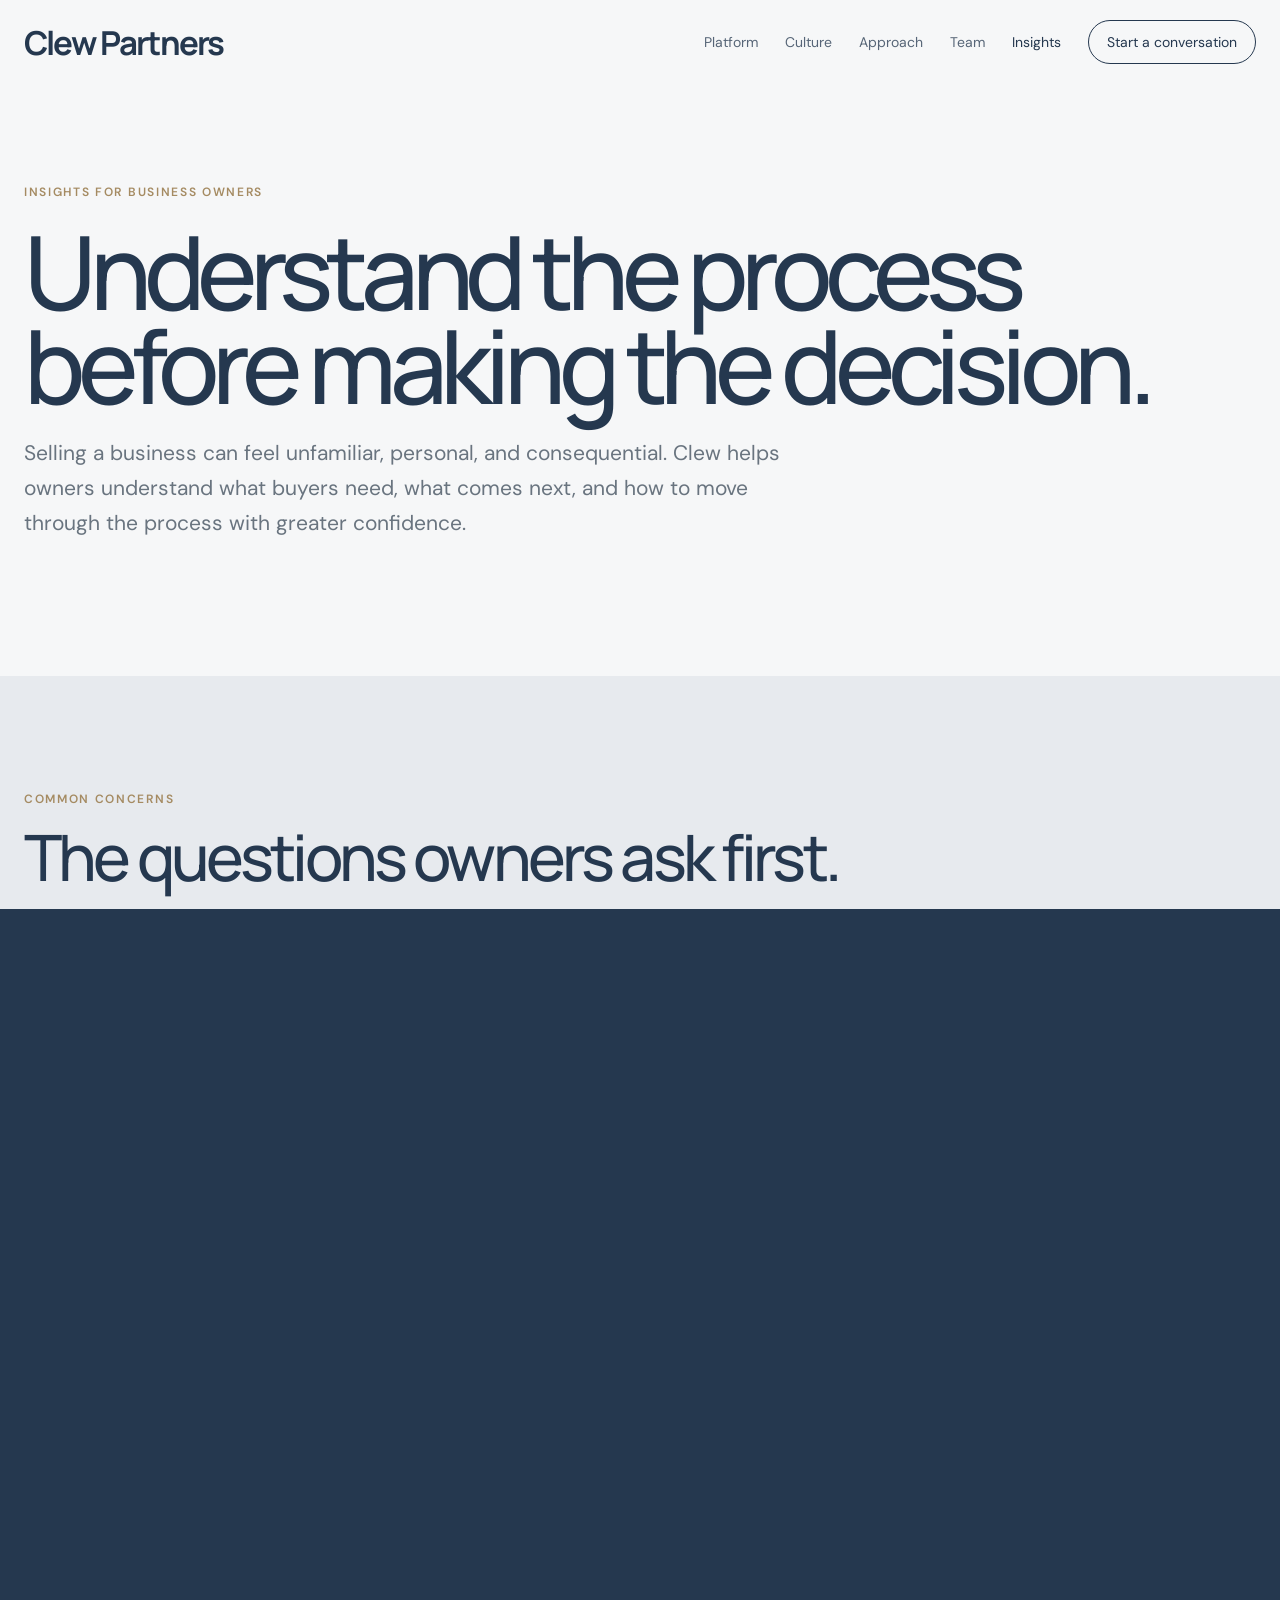
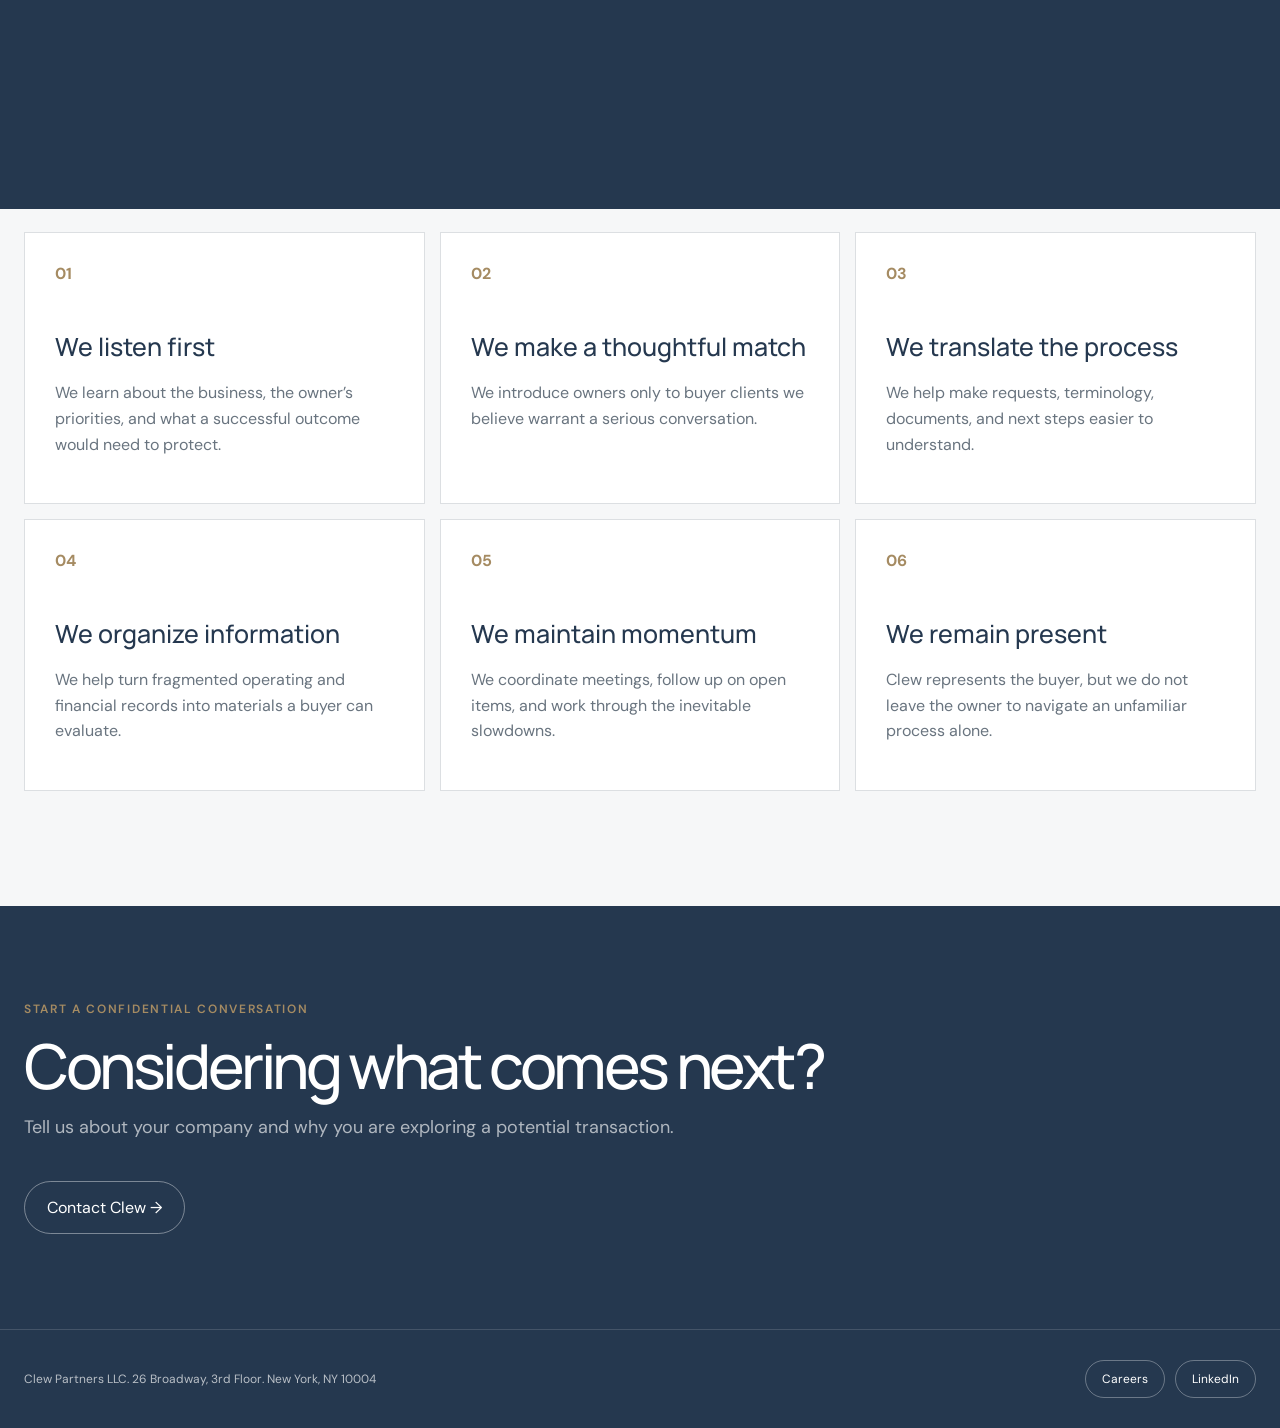
<file: seller-insights.html>
<!doctype html><html lang="en"><head><meta charset="utf-8"><meta name="viewport" content="width=device-width,initial-scale=1"><title>Seller Insights — Clew Partners</title><link rel="preconnect" href="https://fonts.googleapis.com"><link rel="preconnect" href="https://fonts.gstatic.com" crossorigin><link href="https://fonts.googleapis.com/css2?family=DM+Sans:wght@400;500;600&family=Manrope:wght@400;500;600;700&display=swap" rel="stylesheet"><link rel="stylesheet" href="assets/motion.css"><script defer src="assets/motion.js"></script><style>
:root{--n:#25384f;--m:#e7eaee;--p:#f6f7f8;--g:#a58b62;--u:#69747f;--l:rgba(37,56,79,.16);--x:1240px}*{box-sizing:border-box}body{margin:0;background:var(--p);color:var(--n);font-family:"DM Sans",sans-serif}a{color:inherit;text-decoration:none}.shell{width:min(calc(100% - 48px),var(--x));margin:auto}.nav{height:84px;display:flex;align-items:center;justify-content:space-between}.brand{font:700 33px/1 "Manrope",sans-serif;letter-spacing:-.055em;white-space:nowrap}.brand small{display:block;font-size:8px;letter-spacing:.22em;text-transform:uppercase;margin-top:5px}.navlinks{display:flex;gap:27px;font-size:14px;align-items:center}.navlinks a,.navlinks span{opacity:.76}.navdrop{position:relative;padding:24px 0}.navdrop>span:after{content:none;margin-left:6px}.dropdown{position:absolute;top:62px;left:-18px;min-width:170px;background:white;border:1px solid var(--l);box-shadow:0 16px 36px #25384f1f;padding:9px;opacity:0;visibility:hidden;z-index:4}.dropdown a{display:block;padding:11px 12px}.dropdown a:hover{background:var(--p)}.navdrop:hover .dropdown{opacity:1;visibility:visible}.nav-cta{border:1px solid var(--n);padding:12px 18px;border-radius:999px;opacity:1!important}.hero{padding:100px 0 115px}.k{font-size:12px;text-transform:uppercase;letter-spacing:.14em;color:var(--g);font-weight:600}.hero h1{font:500 clamp(60px,8vw,112px)/.92 "Manrope";letter-spacing:-.07em;margin:24px 0}.hero p{font-size:21px;line-height:1.65;color:var(--u);max-width:800px}.concerns{background:var(--m);padding:115px 0}.concerns h2,.process h2{font:500 clamp(44px,5vw,70px)/1 "Manrope";letter-spacing:-.06em;margin:18px 0 55px}.list{border-top:1px solid var(--l)}details{border-bottom:1px solid var(--l);padding:27px 0}summary{cursor:pointer;list-style:none;font:500 24px "Manrope";display:flex;justify-content:space-between}summary:after{content:"+";color:var(--g)}details[open] summary:after{content:"–"}details p{font-size:17px;line-height:1.7;color:var(--u);max-width:820px}.process{padding:115px 0}.steps{display:grid;grid-template-columns:repeat(3,1fr);gap:15px}.step{background:white;border:1px solid var(--l);padding:30px;min-height:250px}.step b{color:var(--g)}.step h3{font:500 25px "Manrope";margin:45px 0 15px}.step p{color:var(--u);line-height:1.6}.closing{background:var(--n);color:white;padding:95px 0}.closing h2{font:500 62px/1 "Manrope";letter-spacing:-.055em;margin:18px 0}.closing p{color:#ffffffa3;font-size:18px}.btn{display:inline-block;margin-top:24px;border:1px solid #ffffff66;border-radius:999px;padding:15px 22px}.foot{background:var(--n);border-top:1px solid #ffffff22;color:#ffffff91;padding:30px 0;font-size:12px}@media(max-width:900px){.navlinks{display:none}.steps{grid-template-columns:1fr}}@media(max-width:600px){.shell{width:calc(100% - 28px)}.hero h1{font-size:60px}}</style></head><body>
<header class="shell nav"><a class="brand" href="index.html">Clew Partners</a><nav class="navlinks" aria-label="Primary navigation"><a href="index.html">Platform</a><a href="culture.html">Culture</a><a href="process.html">Approach</a><a href="team.html">Team</a><div class="navdrop"><button class="insights-trigger active" type="button" aria-haspopup="true">Insights</button><div class="dropdown"><a href="buyer-insights.html">For Buyers</a><a href="seller-insights.html">For Sellers</a></div></div><a class="nav-cta" href="mailto:ingo@clewpartners.com">Start a conversation</a></nav></header>
<main><section class="hero"><div class="shell"><div class="k">Insights for business owners</div><h1>Understand the process before making the decision.</h1><p>Selling a business can feel unfamiliar, personal, and consequential. Clew helps owners understand what buyers need, what comes next, and how to move through the process with greater confidence.</p></div></section>
<section class="concerns"><div class="shell"><div class="k">Common concerns</div><h2>The questions owners ask first.</h2><div class="list"><details><summary>Will a private equity buyer replace my employees?</summary><p>Not every buyer has the same plan. Many acquire a business because of the team, customer relationships, and operating knowledge already in place. Clew works to connect owners with buyers whose strategy and expectations fit the business, then helps both parties discuss employees and leadership directly before a transaction advances.</p></details><details><summary>What will happen to the company’s name and legacy?</summary><p>Brand, culture, and legacy are valid transaction priorities. Some buyers preserve an existing identity; others integrate companies over time. We help surface what matters to the owner early so the right questions are addressed before expectations harden.</p></details><details><summary>Will the process remain confidential?</summary><p>Conversations begin discreetly. A buyer is introduced only after the owner grants permission and appropriate confidentiality agreements are in place.</p></details><details><summary>What information will a buyer request?</summary><p>Requests typically become more detailed as interest develops, moving from high-level company and financial information to supporting records during diligence. Clew clarifies what is being requested, why it matters, and how the information can be organized.</p></details><details><summary>Does speaking with Clew mean I have committed to selling?</summary><p>No. An initial conversation is an opportunity to understand the market and consider whether a particular buyer could be a fit. Timing may be immediate, years away, or not right at all.</p></details></div></div></section>
<section class="process"><div class="shell"><div class="k">Working with Clew</div><h2>A steady point of contact from conversation to close.</h2><div class="steps"><article class="step"><b>01</b><h3>We listen first</h3><p>We learn about the business, the owner’s priorities, and what a successful outcome would need to protect.</p></article><article class="step"><b>02</b><h3>We make a thoughtful match</h3><p>We introduce owners only to buyer clients we believe warrant a serious conversation.</p></article><article class="step"><b>03</b><h3>We translate the process</h3><p>We help make requests, terminology, documents, and next steps easier to understand.</p></article><article class="step"><b>04</b><h3>We organize information</h3><p>We help turn fragmented operating and financial records into materials a buyer can evaluate.</p></article><article class="step"><b>05</b><h3>We maintain momentum</h3><p>We coordinate meetings, follow up on open items, and work through the inevitable slowdowns.</p></article><article class="step"><b>06</b><h3>We remain present</h3><p>Clew represents the buyer, but we do not leave the owner to navigate an unfamiliar process alone.</p></article></div></div></section>
<section class="closing" id="contact"><div class="shell"><div class="k">Start a confidential conversation</div><h2>Considering what comes next?</h2><p>Tell us about your company and why you are exploring a potential transaction.</p><a class="btn" href="mailto:ingo@clewpartners.com">Contact Clew →</a></div></section></main><footer class="site-footer"><div class="shell site-footer-row"><span>Clew Partners LLC. 26 Broadway, 3rd Floor. New York, NY 10004</span><nav class="footer-actions" aria-label="Company links"><a href="mailto:ingo@clewpartners.com">Careers</a><a href="https://www.linkedin.com/company/clew-partners-llc" target="_blank" rel="noopener noreferrer">LinkedIn</a></nav></div></footer></body></html>
</file>
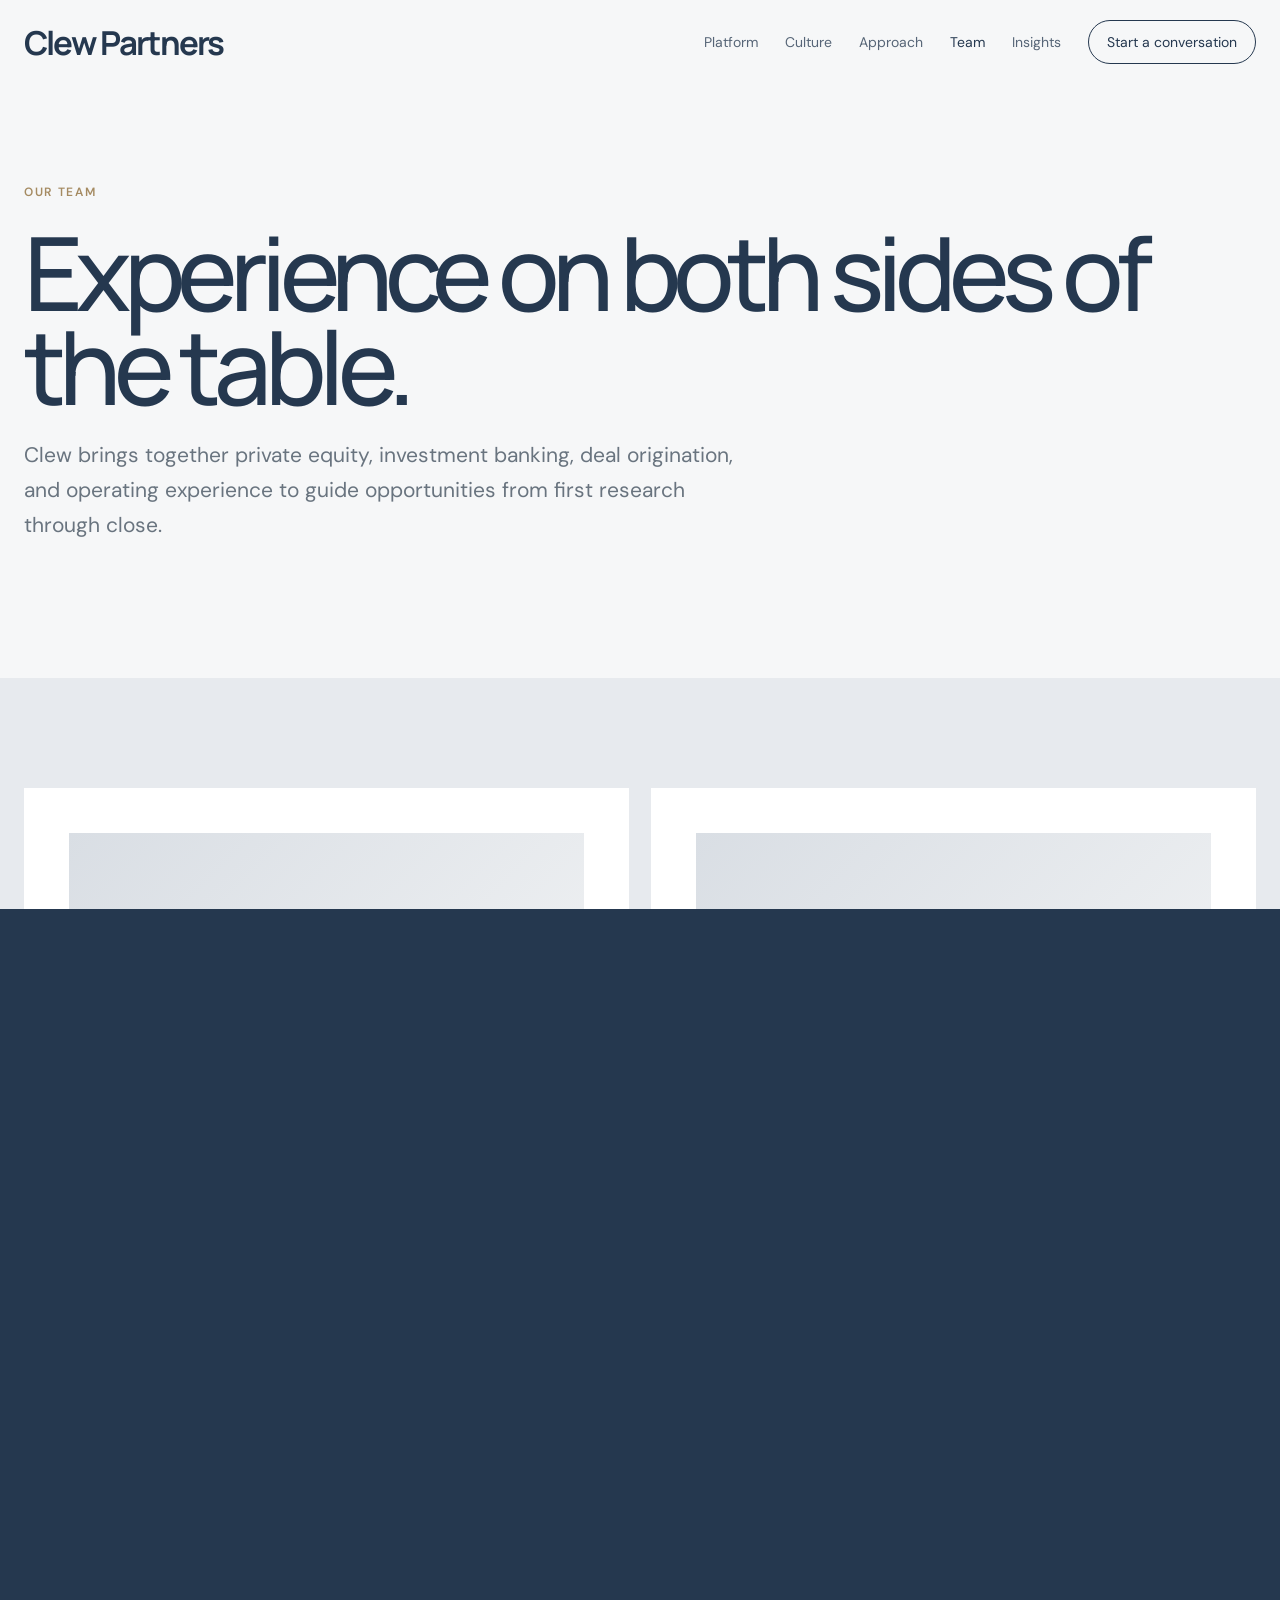
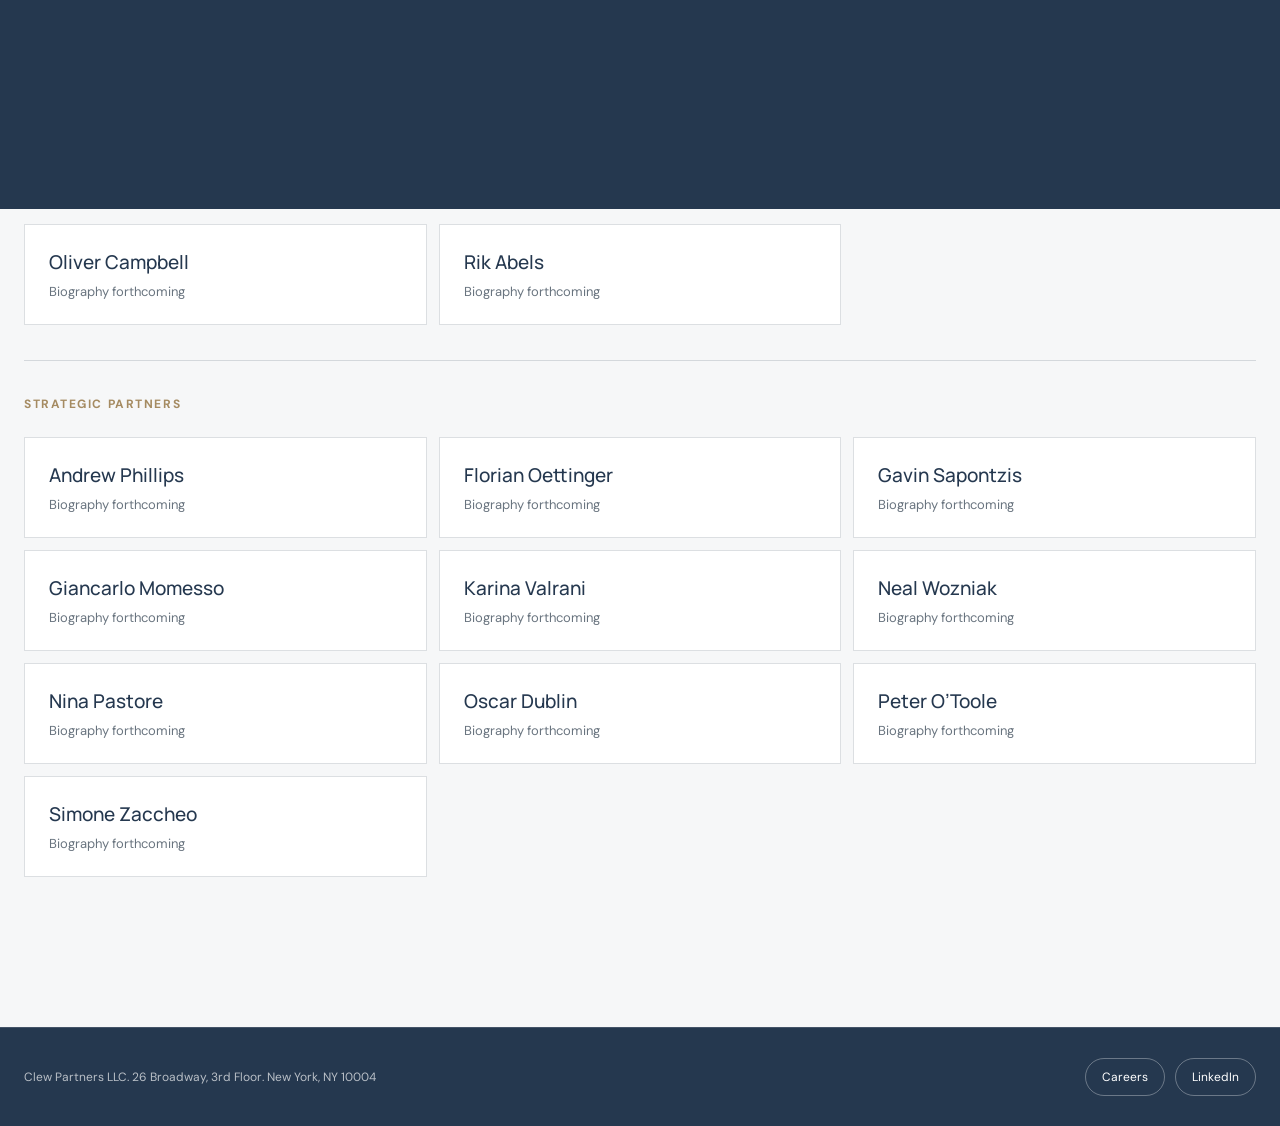
<file: team.html>
<!doctype html><html lang="en"><head><meta charset="utf-8"><meta name="viewport" content="width=device-width,initial-scale=1"><title>Team — Clew Partners</title><link rel="preconnect" href="https://fonts.googleapis.com"><link rel="preconnect" href="https://fonts.gstatic.com" crossorigin><link href="https://fonts.googleapis.com/css2?family=DM+Sans:wght@400;500;600&family=Manrope:wght@400;500;600;700&display=swap" rel="stylesheet"><link rel="stylesheet" href="assets/motion.css"><script defer src="assets/motion.js"></script><style>
:root{--n:#25384f;--b:#3d5872;--m:#e7eaee;--p:#f6f7f8;--g:#a58b62;--u:#69747f;--l:rgba(37,56,79,.16);--x:1240px}*{box-sizing:border-box}body{margin:0;background:var(--p);color:var(--n);font-family:"DM Sans",sans-serif}a{color:inherit;text-decoration:none}.shell{width:min(calc(100% - 48px),var(--x));margin:auto}.nav{height:84px;display:flex;align-items:center;justify-content:space-between}.brand{font:700 33px/1 "Manrope",sans-serif;letter-spacing:-.055em;white-space:nowrap}.brand small{display:block;font-size:8px;letter-spacing:.22em;text-transform:uppercase;margin-top:5px}.navlinks{display:flex;gap:27px;font-size:14px;align-items:center}.navlinks a,.navlinks span{opacity:.76}.navlinks .active,.navlinks a:hover{opacity:1}.navdrop{position:relative;padding:24px 0}.navdrop>span:after{content:none;margin-left:6px}.dropdown{position:absolute;top:62px;left:-18px;min-width:170px;background:white;border:1px solid var(--l);box-shadow:0 16px 36px #25384f1f;padding:9px;opacity:0;visibility:hidden;transition:.2s;z-index:4}.dropdown a{display:block;padding:11px 12px}.dropdown a:hover{background:var(--p)}.navdrop:hover .dropdown,.navdrop:focus-within .dropdown{opacity:1;visibility:visible}.nav-cta{border:1px solid var(--n);padding:12px 18px;border-radius:999px;opacity:1!important}.hero{padding:100px 0 115px}.k{font-size:12px;text-transform:uppercase;letter-spacing:.14em;color:var(--g);font-weight:600}.hero h1{font:500 clamp(65px,8vw,116px)/.92 "Manrope";letter-spacing:-.07em;margin:25px 0}.hero p{font-size:21px;line-height:1.65;color:var(--u);max-width:720px}.founders{background:var(--m);padding:110px 0}.grid{display:grid;grid-template-columns:1fr 1fr;gap:22px}.founder{background:white;padding:45px;min-height:520px}.portrait{height:170px;background:linear-gradient(135deg,#d9dee4,#eef0f2);display:grid;place-items:center;color:#84909b;font-size:13px;margin-bottom:38px}.role{color:var(--g);text-transform:uppercase;letter-spacing:.12em;font-size:12px}.founder h2{font:500 37px/1.05 "Manrope";margin:12px 0 25px}.founder ul{padding-left:18px;color:var(--u);font-size:16px;line-height:1.65}.roster{padding:115px 0}.roster h2{font:500 54px/1 "Manrope";letter-spacing:-.055em;margin:18px 0 55px}.group{border-top:1px solid var(--l);padding:35px 0}.group h3{font-size:12px;text-transform:uppercase;letter-spacing:.13em;color:var(--g);margin:0 0 25px}.names{display:grid;grid-template-columns:repeat(3,1fr);gap:12px}.person{background:white;border:1px solid var(--l);padding:24px}.person strong{font:500 19px "Manrope";display:block}.person span{font-size:13px;color:var(--u);display:block;margin-top:8px}.foot{background:var(--n);color:#ffffff91;padding:30px 0;font-size:12px}@media(max-width:900px){.navlinks{display:none}.grid,.names{grid-template-columns:1fr 1fr}}@media(max-width:600px){.shell{width:calc(100% - 28px)}.hero{padding:75px 0}.hero h1{font-size:64px}.grid,.names{grid-template-columns:1fr}.founder{padding:28px}}</style></head><body>
<header class="shell nav"><a class="brand" href="index.html">Clew Partners</a><nav class="navlinks" aria-label="Primary navigation"><a href="index.html">Platform</a><a href="culture.html">Culture</a><a href="process.html">Approach</a><a class="active" href="team.html">Team</a><div class="navdrop"><button class="insights-trigger" type="button" aria-haspopup="true">Insights</button><div class="dropdown"><a href="buyer-insights.html">For Buyers</a><a href="seller-insights.html">For Sellers</a></div></div><a class="nav-cta" href="mailto:ingo@clewpartners.com">Start a conversation</a></nav></header>
<main><section class="hero"><div class="shell"><div class="k">Our team</div><h1>Experience on both sides of the table.</h1><p>Clew brings together private equity, investment banking, deal origination, and operating experience to guide opportunities from first research through close.</p></div></section>
<section class="founders"><div class="shell grid"><article class="founder"><div class="portrait">Portrait placeholder</div><div class="role">Managing Partner &amp; Co-Founder</div><h2>Ingo Stralkowski</h2><ul><li>20+ years of private equity, family office investing, and M&amp;A advisory experience</li><li>Previously at Ziff Brothers Investments, H.I.G. Capital, and Richard Vander Kaay &amp; Associates</li><li>M.B.A., The Wharton School; B.Sc., Frankfurt School of Finance &amp; Management</li><li>Native German speaker with working knowledge of Italian</li></ul></article><article class="founder"><div class="portrait">Portrait placeholder</div><div class="role">Managing Partner &amp; Co-Founder</div><h2>Jayson Remmelts, CFA</h2><ul><li>20+ years of investment banking, deal origination, and energy experience</li><li>Previously at Goldman Sachs, Barclays, and Louis Dreyfus Commodities</li><li>M.B.A., The Wharton School; B.A. in Economics, Dartmouth College</li><li>Advisor to Venture for America and Unreasonable Impact</li></ul></article></div></section>
<section class="roster"><div class="shell"><div class="k">The broader team</div><h2>Built to stay close to every mandate.</h2><div class="group"><h3>Principals</h3><div class="names"><div class="person"><strong>Oliver Campbell</strong><span>Biography forthcoming</span></div><div class="person"><strong>Rik Abels</strong><span>Biography forthcoming</span></div></div></div><div class="group"><h3>Strategic Partners</h3><div class="names"><div class="person"><strong>Andrew Phillips</strong><span>Biography forthcoming</span></div><div class="person"><strong>Florian Oettinger</strong><span>Biography forthcoming</span></div><div class="person"><strong>Gavin Sapontzis</strong><span>Biography forthcoming</span></div><div class="person"><strong>Giancarlo Momesso</strong><span>Biography forthcoming</span></div><div class="person"><strong>Karina Valrani</strong><span>Biography forthcoming</span></div><div class="person"><strong>Neal Wozniak</strong><span>Biography forthcoming</span></div><div class="person"><strong>Nina Pastore</strong><span>Biography forthcoming</span></div><div class="person"><strong>Oscar Dublin</strong><span>Biography forthcoming</span></div><div class="person"><strong>Peter O’Toole</strong><span>Biography forthcoming</span></div><div class="person"><strong>Simone Zaccheo</strong><span>Biography forthcoming</span></div></div></div></div></section></main><footer class="site-footer"><div class="shell site-footer-row"><span>Clew Partners LLC. 26 Broadway, 3rd Floor. New York, NY 10004</span><nav class="footer-actions" aria-label="Company links"><a href="mailto:ingo@clewpartners.com">Careers</a><a href="https://www.linkedin.com/company/clew-partners-llc" target="_blank" rel="noopener noreferrer">LinkedIn</a></nav></div></footer></body></html>
</file>
<file: assets/motion.css>
.page-wipe{position:fixed;inset:0;z-index:9999;background:#25384f;display:grid;place-items:center;color:white;font:500 clamp(34px,6vw,82px)/1 "Manrope",sans-serif;letter-spacing:-.055em;transform:translateY(101%);transition:transform .62s cubic-bezier(.76,0,.24,1);pointer-events:none}.page-wipe span{opacity:0;transform:translateY(18px);transition:.28s .18s}.page-wipe.active{transform:translateY(0)}.page-wipe.active span{opacity:1;transform:none}
.motion-ready main{animation:page-enter .7s cubic-bezier(.2,.75,.25,1) both}.nav{position:sticky!important;top:0;z-index:100;transition:height .35s,background .35s,box-shadow .35s,padding .35s,width .35s;backdrop-filter:blur(0)}.nav.scrolled{height:64px!important;background:rgba(246,247,248,.88);box-shadow:0 10px 30px rgba(37,56,79,.08);backdrop-filter:blur(16px);padding-left:20px;padding-right:20px}
.navdrop>a:after{content:none;margin-left:6px}.navdrop>a{opacity:.76}.navdrop:hover>a{opacity:1}
body.motion-ready .hero h1 span{opacity:0;transform:translateY(65px);animation:hero-line .85s cubic-bezier(.2,.75,.2,1) forwards}body.motion-ready .hero h1 span:nth-child(2){animation-delay:.12s}body.motion-ready .hero h1 span:nth-child(3){animation-delay:.24s}body.motion-ready .hero-copy>p{animation:soft-rise .7s .42s both}body.motion-ready .hero-copy>.actions{animation:soft-rise .7s .55s both}
.stat strong{font-variant-numeric:tabular-nums}.value-grid{position:relative}.value-grid:after{content:"";position:absolute;left:50%;top:-48px;width:1px;height:0;background:linear-gradient(#a58b62,rgba(165,139,98,.12));z-index:0;transition:height 1.6s cubic-bezier(.2,.8,.2,1)}.value-grid.in-view:after{height:calc(100% + 96px)}.value{z-index:1}
@keyframes page-enter{from{opacity:0;transform:translateY(16px)}to{opacity:1;transform:none}}@keyframes hero-line{to{opacity:1;transform:none}}@keyframes soft-rise{from{opacity:0;transform:translateY(18px)}to{opacity:1;transform:none}}
@media(max-width:900px){.nav.scrolled{padding-left:12px;padding-right:12px}.value-grid:after{display:none}}
@media(prefers-reduced-motion:reduce){.page-wipe,.nav{transition:none!important}.motion-ready main,.motion-ready .hero h1 span,.motion-ready .hero-copy>p,.motion-ready .hero-copy>.actions{animation:none!important;opacity:1!important;transform:none!important}.value-grid:after{transition:none}}

.navdrop>.insights-trigger{border:0;background:none;color:inherit;font:inherit;padding:0;opacity:.76;cursor:default}.navdrop>.insights-trigger:hover,.navdrop>.insights-trigger:focus,.navdrop>.insights-trigger.active{opacity:1;outline:none}.site-footer{background:#25384f;color:rgba(255,255,255,.68);border-top:1px solid rgba(255,255,255,.14);padding:30px 0;font-size:12px}.site-footer-row{display:flex;align-items:center;justify-content:space-between;gap:28px}.footer-actions{display:flex;gap:10px}.footer-actions a{color:white;border:1px solid rgba(255,255,255,.32);border-radius:999px;padding:10px 16px;transition:.25s}.footer-actions a:hover{background:white;color:#25384f}@media(max-width:700px){.site-footer-row{align-items:flex-start;flex-direction:column}.footer-actions{flex-wrap:wrap}}
</file>
